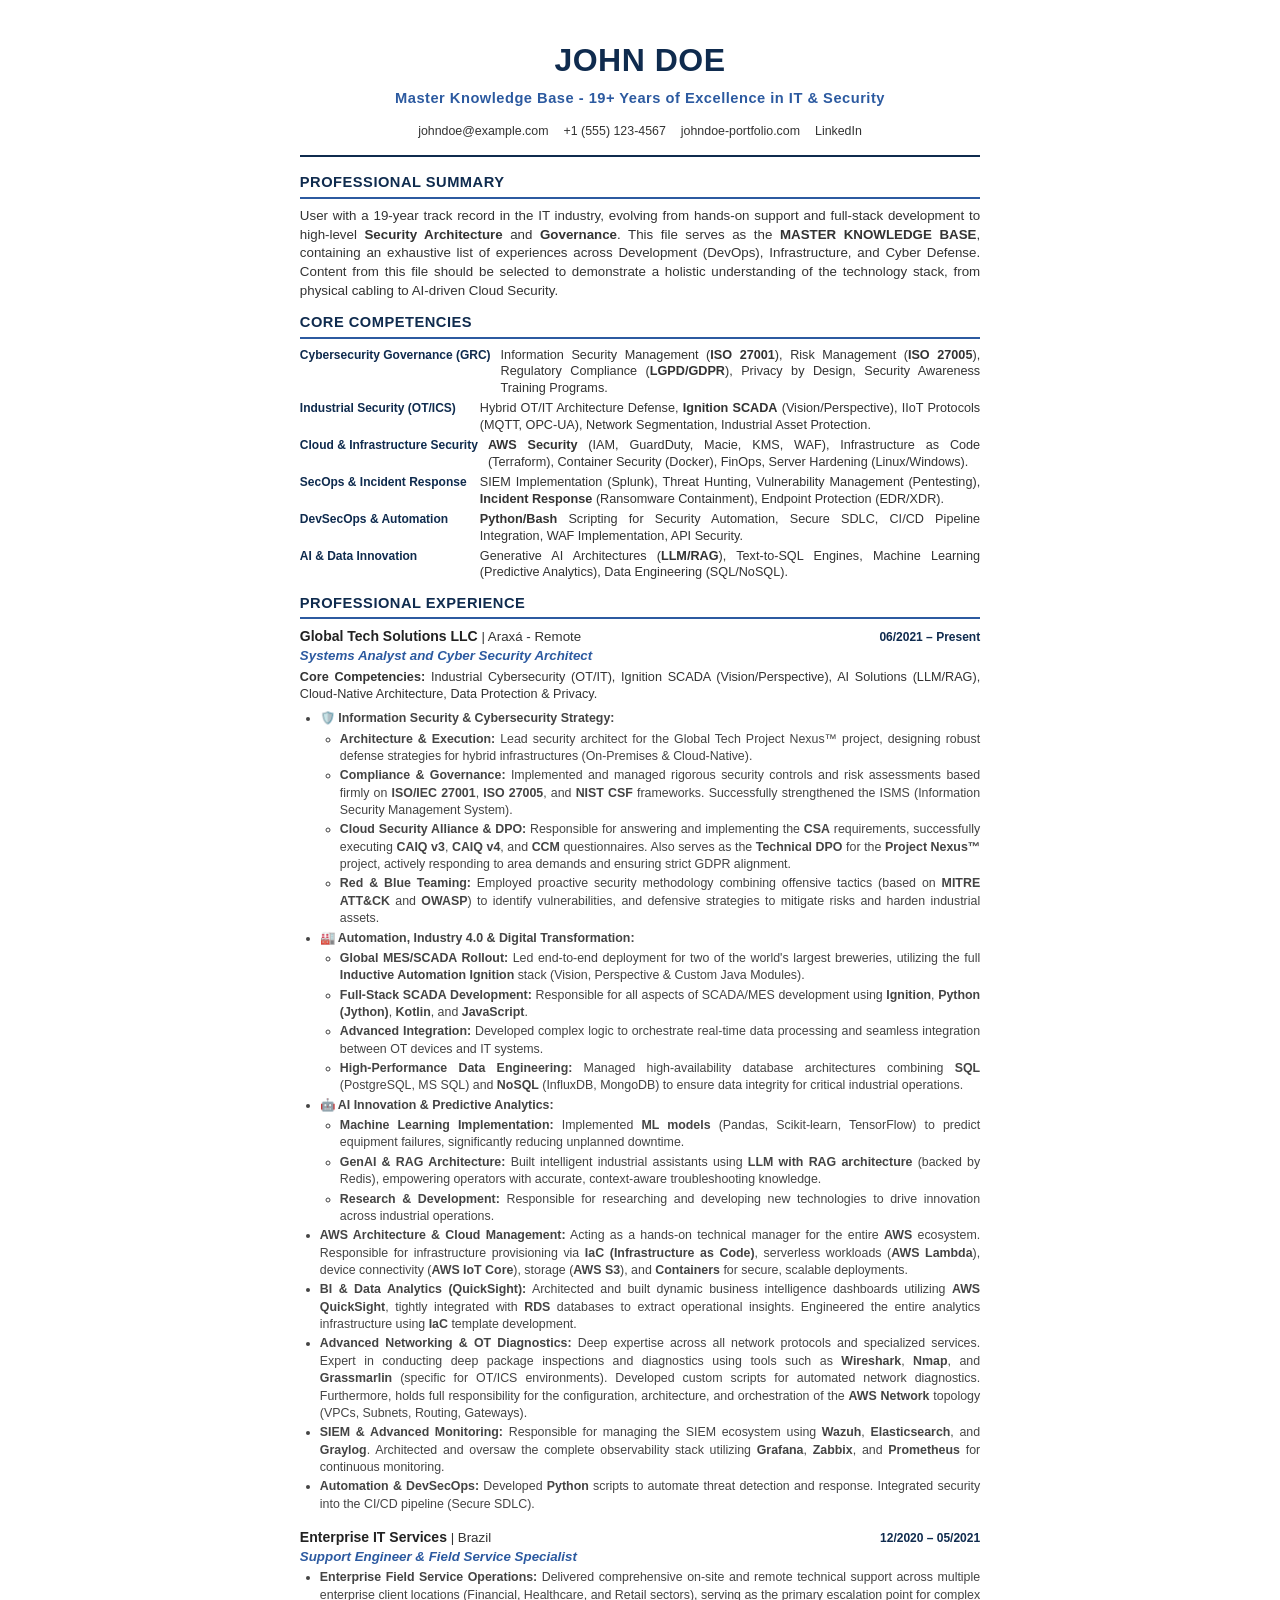
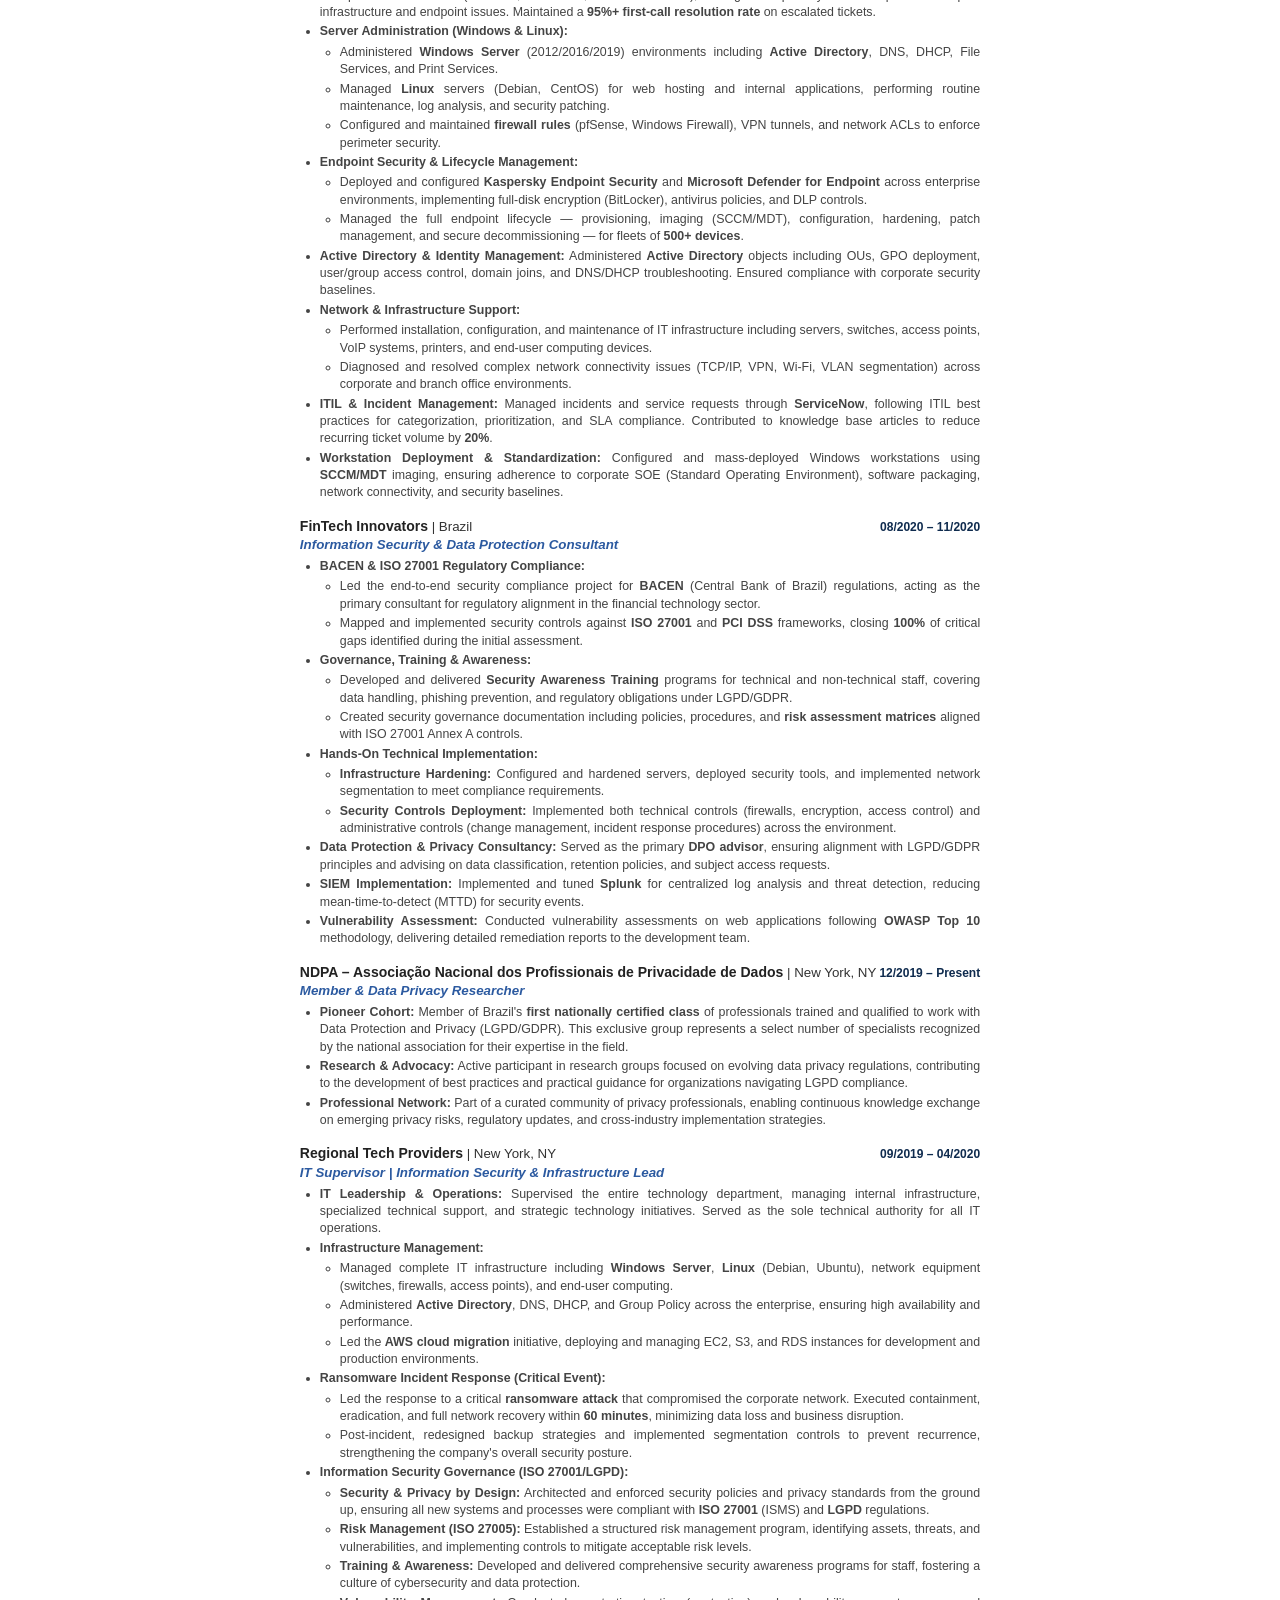
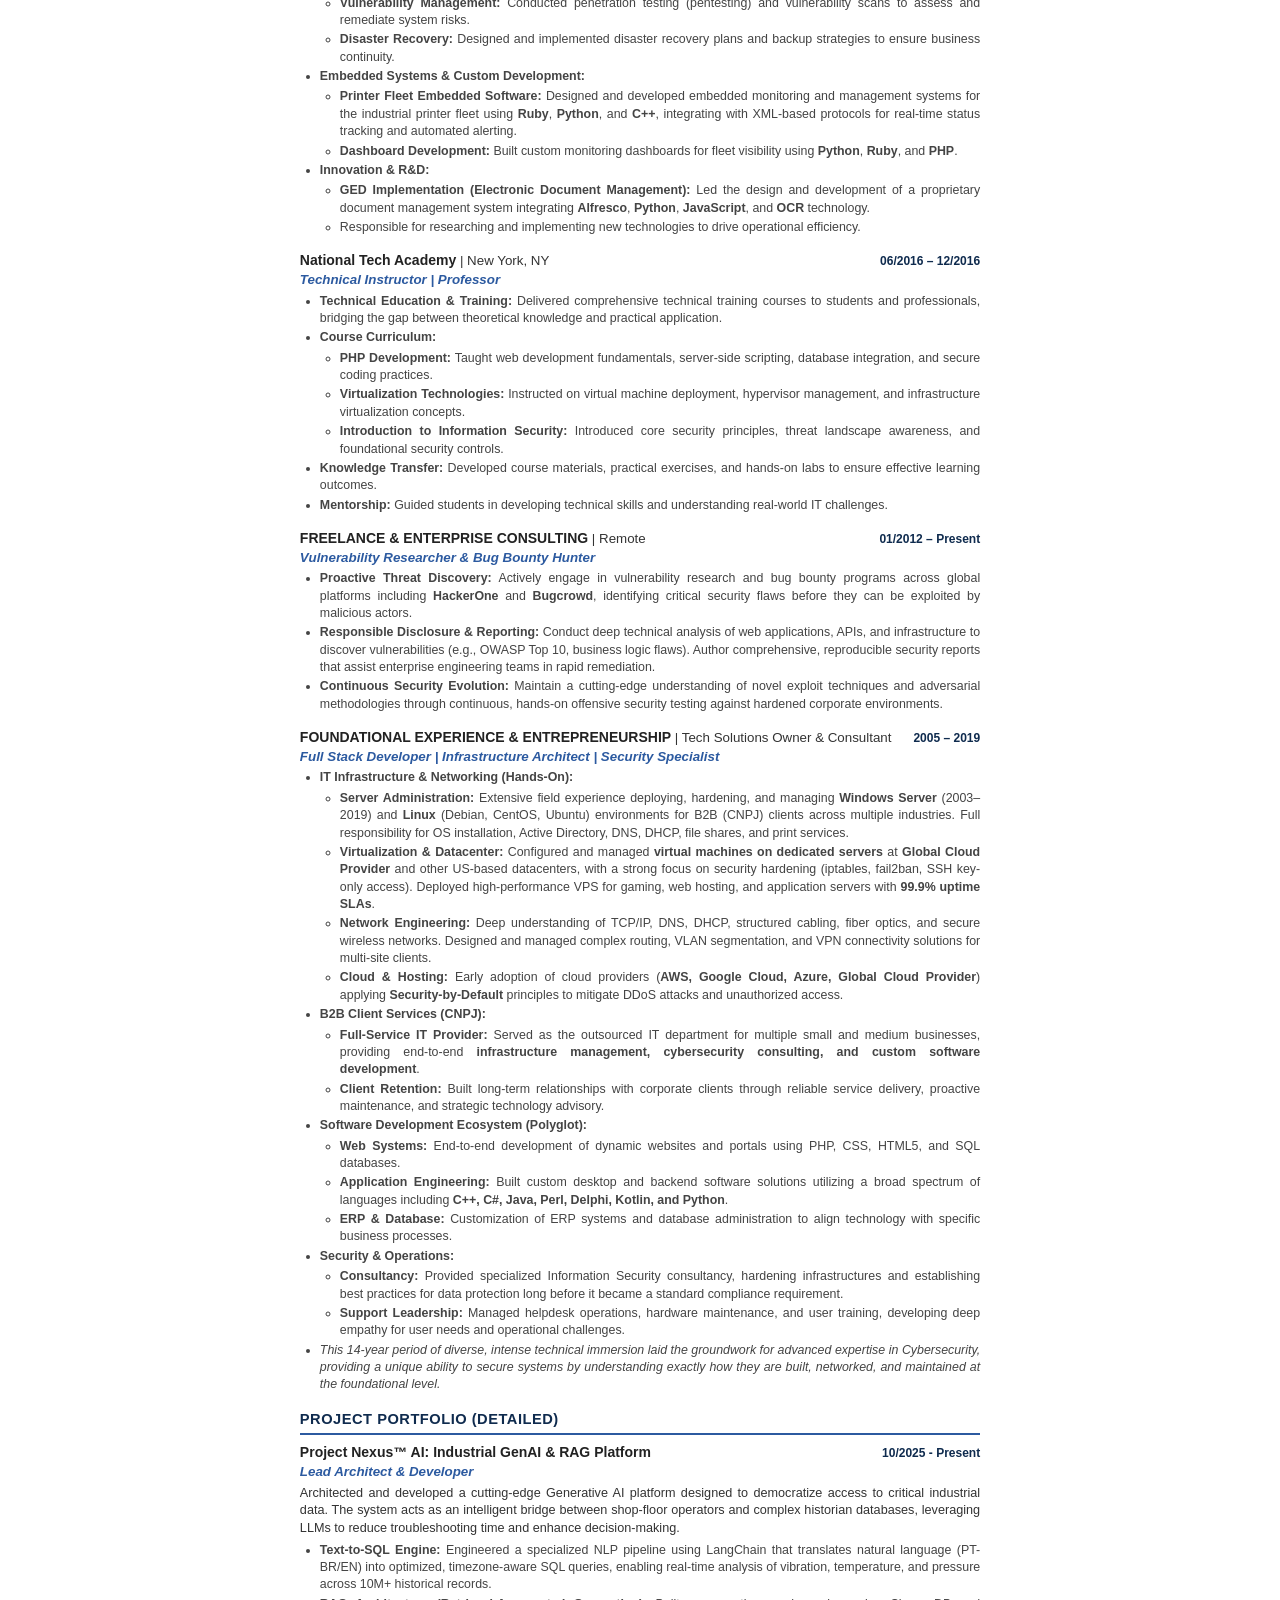
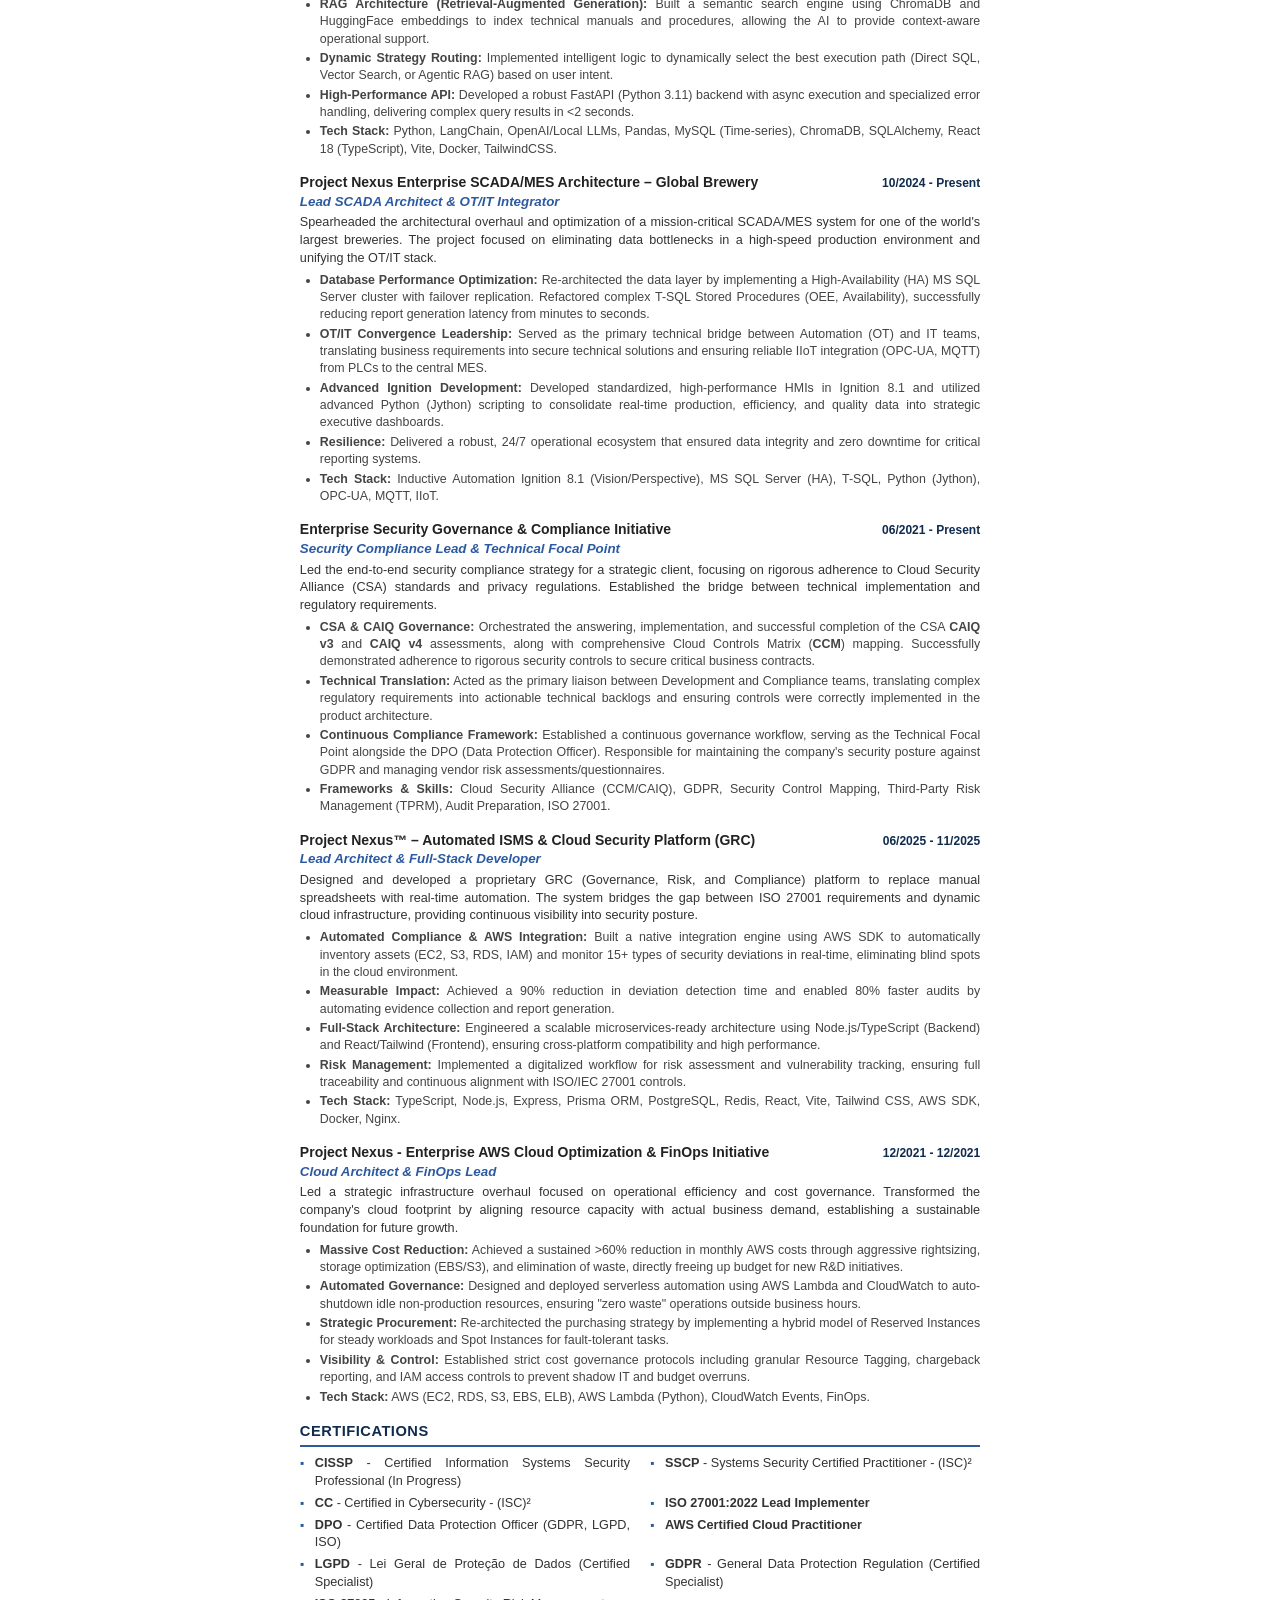
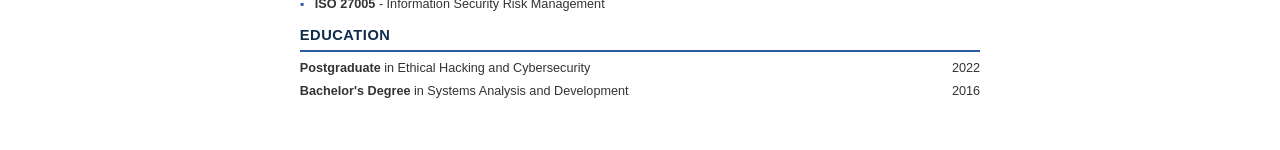
<file: default.html>
<!DOCTYPE html>
<html lang="en">

<head>
    <meta charset="UTF-8">
    <meta name="viewport" content="width=device-width, initial-scale=1.0">
    <title>Master Knowledge Base - John Doe</title>
    <style>
        :root {
            --primary-color: #0f2b4e;
            --accent-color: #2c5aa0;
            --text-color: #333;
            --light-text: #666;
            --bg-color: #fff;
        }

        * {
            margin: 0;
            padding: 0;
            box-sizing: border-box;
        }

        body {
            font-family: 'Segoe UI', 'Roboto', 'Helvetica Neue', Arial, sans-serif;
            font-size: 10pt;
            line-height: 1.4;
            color: var(--text-color);
            background: var(--bg-color);
            width: 210mm;
            margin: 0 auto;
            padding: 10mm 15mm;
            background-color: white;
            text-align: justify;
        }

        .header {
            background-color: transparent;
            color: var(--text-color);
            padding: 0 0 15px 0;
            margin-bottom: 15px;
            display: flex;
            flex-direction: column;
            align-items: center;
            text-align: center;
            gap: 5px;
            border-bottom: 2px solid var(--primary-color);
        }

        .header h1 {
            font-size: 24pt;
            font-weight: 700;
            letter-spacing: 0.5px;
            margin: 0;
            text-transform: uppercase;
            color: var(--primary-color);
        }

        .header-title {
            font-size: 11pt;
            color: var(--accent-color);
            font-weight: 600;
            letter-spacing: 0.5px;
            margin-bottom: 5px;
        }

        .contact-info {
            display: flex;
            flex-wrap: wrap;
            justify-content: center;
            gap: 15px;
            font-size: 9.3pt;
            margin-top: 5px;
        }

        .contact-info a {
            color: var(--text-color);
            text-decoration: none;
        }

        .section {
            margin-bottom: 12px;
        }

        .section-title {
            font-size: 11pt;
            font-weight: 700;
            color: var(--primary-color);
            border-bottom: 2px solid var(--accent-color);
            padding-bottom: 4px;
            margin-bottom: 8px;
            text-transform: uppercase;
            letter-spacing: 0.5px;
        }

        .competency-item {
            display: flex;
            align-items: baseline;
            gap: 10px;
            font-size: 9.5pt;
            line-height: 1.3;
            margin-bottom: 4px;
        }

        .competency-label {
            font-weight: 700;
            color: var(--primary-color);
            min-width: 170px;
            flex-shrink: 0;
            font-size: 9pt;
        }

        .job {
            margin-bottom: 15px;
        }

        .job-header {
            display: flex;
            justify-content: space-between;
            align-items: baseline;
            margin-bottom: 3px;
        }

        .job-company {
            font-weight: 700;
            font-size: 10.5pt;
            color: #222;
        }

        .job-title {
            font-weight: 600;
            color: var(--accent-color);
            font-size: 10pt;
            font-style: italic;
        }

        .job-date {
            font-size: 9pt;
            font-weight: 600;
            color: var(--primary-color);
        }

        .job ul {
            margin-left: 20px;
            margin-top: 3px;
        }

        .job li {
            margin-bottom: 2px;
            color: #444;
            font-size: 9.3pt;
        }

        .certifications-list {
            display: grid;
            grid-template-columns: 1fr 1fr;
            column-gap: 20px;
            row-gap: 4px;
        }

        .certifications-list li {
            list-style: none;
            padding-left: 15px;
            position: relative;
            font-size: 9.5pt;
        }

        .certifications-list li::before {
            content: "▪";
            color: var(--accent-color);
            position: absolute;
            left: 0;
            font-size: 12px;
        }

        .education-item {
            display: flex;
            justify-content: space-between;
            margin-bottom: 5px;
            font-size: 9.5pt;
        }

        @media print {
            @page {
                margin: 15mm;
            }

            body {
                -webkit-print-color-adjust: exact;
                print-color-adjust: exact;
            }
        }
    </style>
</head>

<body>
    <header class="header">
        <h1>John Doe</h1>
        <div class="header-title">Master Knowledge Base - 19+ Years of Excellence in IT & Security</div>
        <div class="contact-info">
            <a href="mailto:johndoe@example.com"> johndoe@example.com</a>
            <a href="tel:+15551234567">+1 (555) 123-4567</a>
            <a href="https://johndoe-portfolio.com">johndoe-portfolio.com</a>
            <a href="https://www.linkedin.com/in/johndoe-834927163045">LinkedIn</a>
        </div>
    </header>

    <section class="section">
        <h2 class="section-title">Professional Summary</h2>
        <p>
            User with a 19-year track record in the IT industry, evolving from hands-on support and full-stack
            development to high-level <strong>Security Architecture</strong> and <strong>Governance</strong>. This file
            serves as the <strong>MASTER KNOWLEDGE BASE</strong>, containing an exhaustive list of experiences across
            Development (DevOps), Infrastructure, and Cyber Defense. Content from this file should be selected to
            demonstrate a holistic understanding of the technology stack, from physical cabling to AI-driven Cloud
            Security.
        </p>
    </section>

    <section class="section">
        <h2 class="section-title">Core Competencies</h2>
        <div class="competencies">
            <div class="competency-item">
                <span class="competency-label">Cybersecurity Governance (GRC)</span>
                <span class="competency-content">Information Security Management (<strong>ISO 27001</strong>), Risk
                    Management (<strong>ISO 27005</strong>), Regulatory Compliance (<strong>LGPD/GDPR</strong>), Privacy
                    by Design, Security Awareness Training Programs.</span>
            </div>
            <div class="competency-item">
                <span class="competency-label">Industrial Security (OT/ICS)</span>
                <span class="competency-content">Hybrid OT/IT Architecture Defense, <strong>Ignition SCADA</strong>
                    (Vision/Perspective), IIoT Protocols (MQTT, OPC-UA), Network Segmentation, Industrial Asset
                    Protection.</span>
            </div>
            <div class="competency-item">
                <span class="competency-label">Cloud & Infrastructure Security</span>
                <span class="competency-content"><strong>AWS Security</strong> (IAM, GuardDuty, Macie, KMS, WAF),
                    Infrastructure as Code (Terraform), Container Security (Docker), FinOps, Server Hardening
                    (Linux/Windows).</span>
            </div>
            <div class="competency-item">
                <span class="competency-label">SecOps & Incident Response</span>
                <span class="competency-content">SIEM Implementation (Splunk), Threat Hunting, Vulnerability Management
                    (Pentesting), <strong>Incident Response</strong> (Ransomware Containment), Endpoint Protection
                    (EDR/XDR).</span>
            </div>
            <div class="competency-item">
                <span class="competency-label">DevSecOps & Automation</span>
                <span class="competency-content"><strong>Python/Bash</strong> Scripting for Security Automation, Secure
                    SDLC, CI/CD Pipeline Integration, WAF Implementation, API Security.</span>
            </div>
            <div class="competency-item">
                <span class="competency-label">AI & Data Innovation</span>
                <span class="competency-content">Generative AI Architectures (<strong>LLM/RAG</strong>), Text-to-SQL
                    Engines, Machine Learning (Predictive Analytics), Data Engineering (SQL/NoSQL).</span>
            </div>
        </div>
    </section>

    <section class="section">
        <h2 class="section-title">Professional Experience</h2>

        <div class="job">
            <div class="job-header">
                <div>
                    <span class="job-company">Global Tech Solutions LLC</span> <span class="job-location">| Araxá -
                        Remote</span>
                    <div class="job-title">Systems Analyst and Cyber Security Architect</div>
                </div>
                <div class="job-date">06/2021 – Present</div>
            </div>
            <p style="margin-bottom: 6px; font-size: 9.5pt;"><strong>Core Competencies:</strong> Industrial
                Cybersecurity (OT/IT), Ignition SCADA (Vision/Perspective), AI Solutions (LLM/RAG), Cloud-Native
                Architecture, Data Protection & Privacy.</p>
            <ul>
                <li><strong>🛡️ Information Security & Cybersecurity Strategy:</strong>
                    <ul>
                        <li><strong>Architecture & Execution:</strong> Lead security architect for the Global Tech Project Nexus™
                            project, designing robust defense strategies for hybrid infrastructures (On-Premises &
                            Cloud-Native).</li>
                        <li><strong>Compliance & Governance:</strong> Implemented and managed rigorous security controls
                            and risk assessments based firmly on <strong>ISO/IEC 27001</strong>, <strong>ISO
                                27005</strong>, and <strong>NIST CSF</strong> frameworks. Successfully strengthened the
                            ISMS (Information Security Management System).
                        </li>
                        <li><strong>Cloud Security Alliance & DPO:</strong> Responsible for answering and implementing
                            the <strong>CSA</strong> requirements, successfully executing <strong>CAIQ v3</strong>,
                            <strong>CAIQ v4</strong>, and <strong>CCM</strong> questionnaires. Also serves as the
                            <strong>Technical DPO</strong> for the <strong>Project Nexus™</strong> project, actively
                            responding to area demands and ensuring strict GDPR alignment.
                        </li>
                        <li><strong>Red & Blue Teaming:</strong> Employed proactive security methodology combining
                            offensive tactics (based on <strong>MITRE ATT&CK</strong> and <strong>OWASP</strong>) to
                            identify vulnerabilities, and defensive strategies to mitigate risks and harden industrial
                            assets.</li>
                    </ul>
                </li>
                <li><strong>🏭 Automation, Industry 4.0 & Digital Transformation:</strong>
                    <ul>
                        <li><strong>Global MES/SCADA Rollout:</strong> Led end-to-end deployment for two of the world's
                            largest breweries, utilizing the full <strong>Inductive Automation Ignition</strong> stack
                            (Vision, Perspective & Custom Java Modules).</li>
                        <li><strong>Full-Stack SCADA Development:</strong> Responsible for all aspects of SCADA/MES
                            development using <strong>Ignition</strong>, <strong>Python (Jython)</strong>,
                            <strong>Kotlin</strong>, and <strong>JavaScript</strong>.
                        </li>
                        <li><strong>Advanced Integration:</strong> Developed complex logic to orchestrate real-time data
                            processing and seamless integration between OT devices and IT systems.</li>
                        <li><strong>High-Performance Data Engineering:</strong> Managed high-availability database
                            architectures combining <strong>SQL</strong> (PostgreSQL, MS SQL) and <strong>NoSQL</strong>
                            (InfluxDB, MongoDB) to ensure data integrity for critical industrial operations.</li>
                    </ul>
                </li>
                <li><strong>🤖 AI Innovation & Predictive Analytics:</strong>
                    <ul>
                        <li><strong>Machine Learning Implementation:</strong> Implemented <strong>ML models</strong>
                            (Pandas, Scikit-learn, TensorFlow) to predict equipment failures, significantly reducing
                            unplanned downtime.</li>
                        <li><strong>GenAI & RAG Architecture:</strong> Built intelligent industrial assistants using
                            <strong>LLM with RAG architecture</strong> (backed by Redis), empowering operators with
                            accurate, context-aware troubleshooting knowledge.
                        </li>
                        <li><strong>Research & Development:</strong> Responsible for researching and developing new
                            technologies to drive innovation across industrial operations.</li>
                    </ul>
                </li>
                <li><strong>AWS Architecture & Cloud Management:</strong> Acting as a hands-on technical manager for the
                    entire <strong>AWS</strong> ecosystem. Responsible for infrastructure provisioning via <strong>IaC
                        (Infrastructure as Code)</strong>, serverless workloads (<strong>AWS Lambda</strong>), device
                    connectivity (<strong>AWS IoT Core</strong>), storage (<strong>AWS S3</strong>), and
                    <strong>Containers</strong> for secure, scalable deployments.
                </li>
                <li><strong>BI & Data Analytics (QuickSight):</strong> Architected and built dynamic business
                    intelligence dashboards utilizing <strong>AWS QuickSight</strong>, tightly integrated with
                    <strong>RDS</strong> databases to extract operational insights. Engineered the entire analytics
                    infrastructure using <strong>IaC</strong> template development.
                </li>
                <li><strong>Advanced Networking & OT Diagnostics:</strong> Deep expertise across all network protocols
                    and specialized services. Expert in conducting deep package inspections and diagnostics using tools
                    such as <strong>Wireshark</strong>, <strong>Nmap</strong>, and <strong>Grassmarlin</strong>
                    (specific for OT/ICS environments). Developed custom scripts for automated network diagnostics.
                    Furthermore, holds full responsibility for the configuration, architecture, and orchestration of the
                    <strong>AWS Network</strong> topology (VPCs, Subnets, Routing, Gateways).
                </li>
                <li><strong>SIEM & Advanced Monitoring:</strong> Responsible for managing the SIEM ecosystem using
                    <strong>Wazuh</strong>, <strong>Elasticsearch</strong>, and <strong>Graylog</strong>. Architected
                    and oversaw the complete observability stack utilizing <strong>Grafana</strong>,
                    <strong>Zabbix</strong>, and <strong>Prometheus</strong> for continuous monitoring.
                </li>
                <li><strong>Automation & DevSecOps:</strong> Developed <strong>Python</strong> scripts to automate
                    threat detection and response. Integrated security into the CI/CD pipeline (Secure SDLC).</li>
            </ul>
        </div>

        <div class="job">
            <div class="job-header">
                <div>
                    <span class="job-company">Enterprise IT Services</span> <span class="job-location">| Brazil</span>
                    <div class="job-title">Support Engineer & Field Service Specialist</div>
                </div>
                <div class="job-date">12/2020 – 05/2021</div>
            </div>
            <ul>
                <li><strong>Enterprise Field Service Operations:</strong> Delivered comprehensive on-site and remote
                    technical support across multiple enterprise client locations (Financial, Healthcare, and Retail
                    sectors), serving as the primary escalation point for complex infrastructure and endpoint issues.
                    Maintained a <strong>95%+ first-call resolution rate</strong> on escalated tickets.
                </li>
                <li><strong>Server Administration (Windows & Linux):</strong>
                    <ul>
                        <li>Administered <strong>Windows Server</strong> (2012/2016/2019) environments including
                            <strong>Active Directory</strong>, DNS, DHCP, File Services, and Print Services.
                        </li>
                        <li>Managed <strong>Linux</strong> servers (Debian, CentOS) for web hosting and internal
                            applications, performing routine maintenance, log analysis, and security patching.</li>
                        <li>Configured and maintained <strong>firewall rules</strong> (pfSense, Windows Firewall),
                            VPN tunnels, and network ACLs to enforce perimeter security.</li>
                    </ul>
                </li>
                <li><strong>Endpoint Security & Lifecycle Management:</strong>
                    <ul>
                        <li>Deployed and configured <strong>Kaspersky Endpoint Security</strong> and
                            <strong>Microsoft Defender for Endpoint</strong> across enterprise environments,
                            implementing full-disk encryption (BitLocker), antivirus policies, and DLP controls.
                        </li>
                        <li>Managed the full endpoint lifecycle — provisioning, imaging (SCCM/MDT), configuration,
                            hardening, patch management, and secure decommissioning — for fleets of <strong>500+
                                devices</strong>.</li>
                    </ul>
                </li>
                <li><strong>Active Directory & Identity Management:</strong> Administered <strong>Active
                        Directory</strong> objects including OUs, GPO deployment, user/group access control, domain
                    joins, and DNS/DHCP troubleshooting. Ensured compliance with corporate security baselines.</li>
                <li><strong>Network & Infrastructure Support:</strong>
                    <ul>
                        <li>Performed installation, configuration, and maintenance of IT infrastructure including
                            servers, switches, access points, VoIP systems, printers, and end-user computing
                            devices.</li>
                        <li>Diagnosed and resolved complex network connectivity issues (TCP/IP, VPN, Wi-Fi, VLAN
                            segmentation) across corporate and branch office environments.</li>
                    </ul>
                </li>
                <li><strong>ITIL & Incident Management:</strong> Managed incidents and service requests through
                    <strong>ServiceNow</strong>, following ITIL best practices for categorization, prioritization, and
                    SLA compliance. Contributed to knowledge base articles to reduce recurring ticket volume by
                    <strong>20%</strong>.
                </li>
                <li><strong>Workstation Deployment & Standardization:</strong> Configured and mass-deployed Windows
                    workstations using <strong>SCCM/MDT</strong> imaging, ensuring adherence to corporate SOE (Standard
                    Operating Environment), software packaging, network connectivity, and security baselines.</li>
            </ul>
        </div>

        <div class="job">
            <div class="job-header">
                <div>
                    <span class="job-company">FinTech Innovators</span> <span class="job-location">| Brazil</span>
                    <div class="job-title">Information Security & Data Protection Consultant</div>
                </div>
                <div class="job-date">08/2020 – 11/2020</div>
            </div>
            <ul>
                <li><strong>BACEN & ISO 27001 Regulatory Compliance:</strong>
                    <ul>
                        <li>Led the end-to-end security compliance project for <strong>BACEN</strong> (Central Bank of
                            Brazil) regulations, acting as the primary consultant for regulatory alignment in the
                            financial technology sector.</li>
                        <li>Mapped and implemented security controls against <strong>ISO 27001</strong> and
                            <strong>PCI DSS</strong> frameworks, closing <strong>100%</strong> of critical gaps
                            identified during the initial assessment.
                        </li>
                    </ul>
                </li>
                <li><strong>Governance, Training & Awareness:</strong>
                    <ul>
                        <li>Developed and delivered <strong>Security Awareness Training</strong> programs for technical
                            and non-technical staff, covering data handling, phishing prevention, and regulatory
                            obligations under LGPD/GDPR.</li>
                        <li>Created security governance documentation including policies, procedures, and
                            <strong>risk assessment matrices</strong> aligned with ISO 27001 Annex A controls.
                        </li>
                    </ul>
                </li>
                <li><strong>Hands-On Technical Implementation:</strong>
                    <ul>
                        <li><strong>Infrastructure Hardening:</strong> Configured and hardened servers, deployed
                            security tools, and implemented network segmentation to meet compliance requirements.</li>
                        <li><strong>Security Controls Deployment:</strong> Implemented both technical controls
                            (firewalls, encryption, access control) and administrative controls (change management,
                            incident response procedures) across the environment.</li>
                    </ul>
                </li>
                <li><strong>Data Protection & Privacy Consultancy:</strong> Served as the primary <strong>DPO
                        advisor</strong>, ensuring alignment with LGPD/GDPR principles and advising on data
                    classification, retention policies, and subject access requests.</li>
                <li><strong>SIEM Implementation:</strong> Implemented and tuned <strong>Splunk</strong> for centralized
                    log analysis and threat detection, reducing mean-time-to-detect (MTTD) for security events.</li>
                <li><strong>Vulnerability Assessment:</strong> Conducted vulnerability assessments on web applications
                    following <strong>OWASP Top 10</strong> methodology, delivering detailed remediation reports to
                    the development team.</li>
            </ul>
        </div>

        <div class="job">
            <div class="job-header">
                <div>
                    <span class="job-company">NDPA – Associação Nacional dos Profissionais de Privacidade de
                        Dados</span>
                    <span class="job-location">| New York, NY</span>
                    <div class="job-title">Member & Data Privacy Researcher</div>
                </div>
                <div class="job-date">12/2019 – Present</div>
            </div>
            <ul>
                <li><strong>Pioneer Cohort:</strong> Member of Brazil's <strong>first nationally certified
                        class</strong> of professionals trained and qualified to work with Data Protection and Privacy
                    (LGPD/GDPR). This exclusive group represents a select number of specialists recognized by the
                    national association for their expertise in the field.</li>
                <li><strong>Research & Advocacy:</strong> Active participant in research groups focused on evolving data
                    privacy regulations, contributing to the development of best practices and practical guidance for
                    organizations navigating LGPD compliance.</li>
                <li><strong>Professional Network:</strong> Part of a curated community of privacy professionals,
                    enabling continuous knowledge exchange on emerging privacy risks, regulatory updates, and
                    cross-industry implementation strategies.</li>
            </ul>
        </div>

        <div class="job">
            <div class="job-header">
                <div>
                    <span class="job-company">Regional Tech Providers</span> <span class="job-location">| New York, NY</span>
                    <div class="job-title">IT Supervisor | Information Security & Infrastructure Lead</div>
                </div>
                <div class="job-date">09/2019 – 04/2020</div>
            </div>
            <ul>
                <li><strong>IT Leadership & Operations:</strong> Supervised the entire technology department, managing
                    internal infrastructure, specialized technical support, and strategic technology initiatives.
                    Served as the sole technical authority for all IT operations.</li>
                <li><strong>Infrastructure Management:</strong>
                    <ul>
                        <li>Managed complete IT infrastructure including <strong>Windows Server</strong>,
                            <strong>Linux</strong> (Debian, Ubuntu), network equipment (switches, firewalls, access
                            points), and end-user computing.
                        </li>
                        <li>Administered <strong>Active Directory</strong>, DNS, DHCP, and Group Policy across the
                            enterprise, ensuring high availability and performance.</li>
                        <li>Led the <strong>AWS cloud migration</strong> initiative, deploying and managing EC2, S3,
                            and RDS instances for development and production environments.</li>
                    </ul>
                </li>
                <li><strong>Ransomware Incident Response (Critical Event):</strong>
                    <ul>
                        <li>Led the response to a critical <strong>ransomware attack</strong> that compromised the
                            corporate network. Executed containment, eradication, and full network recovery within
                            <strong>60 minutes</strong>, minimizing data loss and business disruption.
                        </li>
                        <li>Post-incident, redesigned backup strategies and implemented segmentation controls to
                            prevent recurrence, strengthening the company's overall security posture.</li>
                    </ul>
                </li>
                <li><strong>Information Security Governance (ISO 27001/LGPD):</strong>
                    <ul>
                        <li><strong>Security & Privacy by Design:</strong> Architected and enforced security policies
                            and privacy standards from the ground up, ensuring all new systems and processes were
                            compliant with <strong>ISO 27001</strong> (ISMS) and <strong>LGPD</strong> regulations.</li>
                        <li><strong>Risk Management (ISO 27005):</strong> Established a structured risk management
                            program, identifying assets, threats, and vulnerabilities, and implementing controls to
                            mitigate acceptable risk levels.</li>
                        <li><strong>Training & Awareness:</strong> Developed and delivered comprehensive security
                            awareness programs for staff, fostering a culture of cybersecurity and data protection.</li>
                        <li><strong>Vulnerability Management:</strong> Conducted penetration testing (pentesting) and
                            vulnerability scans to assess and remediate system risks.</li>
                        <li><strong>Disaster Recovery:</strong> Designed and implemented disaster recovery plans and
                            backup strategies to ensure business continuity.</li>
                    </ul>
                </li>
                <li><strong>Embedded Systems & Custom Development:</strong>
                    <ul>
                        <li><strong>Printer Fleet Embedded Software:</strong> Designed and developed embedded monitoring
                            and management systems for the industrial printer fleet using <strong>Ruby</strong>,
                            <strong>Python</strong>, and <strong>C++</strong>, integrating with XML-based protocols for
                            real-time status tracking and automated alerting.
                        </li>
                        <li><strong>Dashboard Development:</strong> Built custom monitoring dashboards for fleet
                            visibility using <strong>Python</strong>, <strong>Ruby</strong>, and
                            <strong>PHP</strong>.
                        </li>
                    </ul>
                </li>
                <li><strong>Innovation & R&D:</strong>
                    <ul>
                        <li><strong>GED Implementation (Electronic Document Management):</strong> Led the design and
                            development of a proprietary document management system integrating
                            <strong>Alfresco</strong>, <strong>Python</strong>, <strong>JavaScript</strong>, and
                            <strong>OCR</strong> technology.
                        </li>
                        <li>Responsible for researching and implementing new technologies to drive operational
                            efficiency.</li>
                    </ul>
                </li>
            </ul>
        </div>

        <div class="job">
            <div class="job-header">
                <div>
                    <span class="job-company">National Tech Academy</span> <span class="job-location">| New York, NY</span>
                    <div class="job-title">Technical Instructor | Professor</div>
                </div>
                <div class="job-date">06/2016 – 12/2016</div>
            </div>
            <ul>
                <li><strong>Technical Education & Training:</strong> Delivered comprehensive technical training courses
                    to students and professionals, bridging the gap between theoretical knowledge and practical
                    application.</li>
                <li><strong>Course Curriculum:</strong>
                    <ul>
                        <li><strong>PHP Development:</strong> Taught web development fundamentals, server-side
                            scripting, database integration, and secure coding practices.</li>
                        <li><strong>Virtualization Technologies:</strong> Instructed on virtual machine deployment,
                            hypervisor management, and infrastructure virtualization concepts.</li>
                        <li><strong>Introduction to Information Security:</strong> Introduced core security principles,
                            threat landscape awareness, and foundational security controls.</li>
                    </ul>
                </li>
                <li><strong>Knowledge Transfer:</strong> Developed course materials, practical exercises, and hands-on
                    labs to ensure effective learning outcomes.</li>
                <li><strong>Mentorship:</strong> Guided students in developing technical skills and understanding
                    real-world IT challenges.</li>
            </ul>
        </div>

        <div class="job">
            <div class="job-header">
                <div>
                    <span class="job-company">FREELANCE & ENTERPRISE CONSULTING</span> <span class="job-location">|
                        Remote</span>
                    <div class="job-title">Vulnerability Researcher & Bug Bounty Hunter</div>
                </div>
                <div class="job-date">01/2012 – Present</div>
            </div>
            <ul>
                <li><strong>Proactive Threat Discovery:</strong> Actively engage in vulnerability research and bug
                    bounty programs across global platforms including <strong>HackerOne</strong> and
                    <strong>Bugcrowd</strong>, identifying critical security flaws before they can be exploited by
                    malicious actors.
                </li>
                <li><strong>Responsible Disclosure & Reporting:</strong> Conduct deep technical analysis of web
                    applications, APIs, and infrastructure to discover vulnerabilities (e.g., OWASP Top 10, business
                    logic flaws). Author comprehensive, reproducible security reports that assist enterprise engineering
                    teams in rapid remediation.</li>
                <li><strong>Continuous Security Evolution:</strong> Maintain a cutting-edge understanding of novel
                    exploit techniques and adversarial methodologies through continuous, hands-on offensive security
                    testing against hardened corporate environments.</li>
            </ul>
        </div>

        <div class="job">
            <div class="job-header">
                <div>
                    <span class="job-company">FOUNDATIONAL EXPERIENCE & ENTREPRENEURSHIP</span> <span
                        class="job-location">|
                        Tech Solutions Owner & Consultant</span>
                    <div class="job-title">Full Stack Developer | Infrastructure Architect | Security Specialist</div>
                </div>
                <div class="job-date">2005 – 2019</div>
            </div>
            <ul>
                <li><strong>IT Infrastructure & Networking (Hands-On):</strong>
                    <ul>
                        <li><strong>Server Administration:</strong> Extensive field experience deploying, hardening, and
                            managing <strong>Windows Server</strong> (2003–2019) and <strong>Linux</strong> (Debian,
                            CentOS, Ubuntu) environments for B2B (CNPJ) clients across multiple industries. Full
                            responsibility for OS installation, Active Directory, DNS, DHCP, file shares, and print
                            services.</li>
                        <li><strong>Virtualization & Datacenter:</strong> Configured and managed <strong>virtual
                                machines on dedicated servers</strong> at <strong>Global Cloud Provider</strong> and other
                            US-based datacenters, with a strong focus on security hardening (iptables, fail2ban, SSH
                            key-only access). Deployed high-performance VPS for gaming, web hosting, and application
                            servers with <strong>99.9% uptime SLAs</strong>.</li>
                        <li><strong>Network Engineering:</strong> Deep understanding of TCP/IP, DNS, DHCP, structured
                            cabling, fiber optics, and secure wireless networks. Designed and managed complex routing,
                            VLAN segmentation, and VPN connectivity solutions for multi-site clients.</li>
                        <li><strong>Cloud & Hosting:</strong> Early adoption of cloud providers (<strong>AWS, Google
                                Cloud, Azure, Global Cloud Provider</strong>) applying
                            <strong>Security-by-Default</strong> principles to mitigate DDoS attacks and unauthorized
                            access.
                        </li>
                    </ul>
                </li>
                <li><strong>B2B Client Services (CNPJ):</strong>
                    <ul>
                        <li><strong>Full-Service IT Provider:</strong> Served as the outsourced IT department for
                            multiple small and medium businesses, providing end-to-end <strong>infrastructure
                                management, cybersecurity consulting, and custom software development</strong>.</li>
                        <li><strong>Client Retention:</strong> Built long-term relationships with corporate clients
                            through reliable service delivery, proactive maintenance, and strategic technology
                            advisory.</li>
                    </ul>
                </li>
                <li><strong>Software Development Ecosystem (Polyglot):</strong>
                    <ul>
                        <li><strong>Web Systems:</strong> End-to-end development of dynamic websites and portals using
                            PHP, CSS, HTML5, and SQL databases.</li>
                        <li><strong>Application Engineering:</strong> Built custom desktop and backend software
                            solutions utilizing a broad spectrum of languages including <strong>C++, C#, Java, Perl,
                                Delphi, Kotlin, and Python</strong>.</li>
                        <li><strong>ERP & Database:</strong> Customization of ERP systems and database administration to
                            align technology with specific business processes.</li>
                    </ul>
                </li>
                <li><strong>Security & Operations:</strong>
                    <ul>
                        <li><strong>Consultancy:</strong> Provided specialized Information Security consultancy,
                            hardening infrastructures and establishing best practices for data protection long before it
                            became a standard compliance requirement.</li>
                        <li><strong>Support Leadership:</strong> Managed helpdesk operations, hardware maintenance, and
                            user training, developing deep empathy for user needs and operational challenges.</li>
                    </ul>
                </li>
                <li><i>This 14-year period of diverse, intense technical immersion laid the groundwork for advanced
                        expertise in Cybersecurity, providing a unique ability to secure systems by understanding
                        exactly how they are built, networked, and maintained at the foundational level.</i></li>
            </ul>
        </div>

    </section>

    <section class="section">
        <h2 class="section-title">Project Portfolio (Detailed)</h2>

        <div class="job">
            <div class="job-header">
                <div>
                    <span class="job-company">Project Nexus™ AI: Industrial GenAI & RAG Platform</span>
                    <div class="job-title">Lead Architect & Developer</div>
                </div>
                <div class="job-date">10/2025 - Present</div>
            </div>
            <p style="margin-bottom: 4px; font-size: 9.5pt;">Architected and developed a cutting-edge Generative AI
                platform designed to democratize access to critical industrial data. The system acts as an intelligent
                bridge between shop-floor operators and complex historian databases, leveraging LLMs to reduce
                troubleshooting time and enhance decision-making.</p>
            <ul>
                <li><strong>Text-to-SQL Engine:</strong> Engineered a specialized NLP pipeline using LangChain that
                    translates natural language (PT-BR/EN) into optimized, timezone-aware SQL queries, enabling
                    real-time analysis of vibration, temperature, and pressure across 10M+ historical records.</li>
                <li><strong>RAG Architecture (Retrieval-Augmented Generation):</strong> Built a semantic search engine
                    using ChromaDB and HuggingFace embeddings to index technical manuals and procedures, allowing the AI
                    to provide context-aware operational support.</li>
                <li><strong>Dynamic Strategy Routing:</strong> Implemented intelligent logic to dynamically select the
                    best execution path (Direct SQL, Vector Search, or Agentic RAG) based on user intent.</li>
                <li><strong>High-Performance API:</strong> Developed a robust FastAPI (Python 3.11) backend with async
                    execution and specialized error handling, delivering complex query results in &lt;2 seconds.</li>
                <li><strong>Tech Stack:</strong> Python, LangChain, OpenAI/Local LLMs, Pandas, MySQL (Time-series),
                    ChromaDB, SQLAlchemy, React 18 (TypeScript), Vite, Docker, TailwindCSS.</li>
            </ul>
        </div>

        <div class="job">
            <div class="job-header">
                <div>
                    <span class="job-company">Project Nexus Enterprise SCADA/MES Architecture – Global Brewery</span>
                    <div class="job-title">Lead SCADA Architect & OT/IT Integrator</div>
                </div>
                <div class="job-date">10/2024 - Present</div>
            </div>
            <p style="margin-bottom: 4px; font-size: 9.5pt;">Spearheaded the architectural overhaul and optimization of
                a mission-critical SCADA/MES system for one of the world's largest breweries. The project focused on
                eliminating data bottlenecks in a high-speed production environment and unifying the OT/IT stack.</p>
            <ul>
                <li><strong>Database Performance Optimization:</strong> Re-architected the data layer by implementing a
                    High-Availability (HA) MS SQL Server cluster with failover replication. Refactored complex T-SQL
                    Stored Procedures (OEE, Availability), successfully reducing report generation latency from minutes
                    to seconds.</li>
                <li><strong>OT/IT Convergence Leadership:</strong> Served as the primary technical bridge between
                    Automation (OT) and IT teams, translating business requirements into secure technical solutions and
                    ensuring reliable IIoT integration (OPC-UA, MQTT) from PLCs to the central MES.</li>
                <li><strong>Advanced Ignition Development:</strong> Developed standardized, high-performance HMIs in
                    Ignition 8.1 and utilized advanced Python (Jython) scripting to consolidate real-time production,
                    efficiency, and quality data into strategic executive dashboards.</li>
                <li><strong>Resilience:</strong> Delivered a robust, 24/7 operational ecosystem that ensured data
                    integrity and zero downtime for critical reporting systems.</li>
                <li><strong>Tech Stack:</strong> Inductive Automation Ignition 8.1 (Vision/Perspective), MS SQL Server
                    (HA), T-SQL, Python (Jython), OPC-UA, MQTT, IIoT.</li>
            </ul>
        </div>

        <div class="job">
            <div class="job-header">
                <div>
                    <span class="job-company">Enterprise Security Governance & Compliance Initiative</span>
                    <div class="job-title">Security Compliance Lead & Technical Focal Point</div>
                </div>
                <div class="job-date">06/2021 - Present</div>
            </div>
            <p style="margin-bottom: 4px; font-size: 9.5pt;">Led the end-to-end security compliance strategy for a
                strategic client, focusing on rigorous adherence to Cloud Security Alliance (CSA) standards and privacy
                regulations. Established the bridge between technical implementation and regulatory requirements.</p>
            <ul>
                <li><strong>CSA & CAIQ Governance:</strong> Orchestrated the answering, implementation, and successful
                    completion of the CSA <strong>CAIQ v3</strong> and <strong>CAIQ v4</strong> assessments, along with
                    comprehensive Cloud Controls Matrix (<strong>CCM</strong>) mapping. Successfully demonstrated
                    adherence to rigorous
                    security controls to secure critical business contracts.</li>
                <li><strong>Technical Translation:</strong> Acted as the primary liaison between Development and
                    Compliance teams, translating complex regulatory requirements into actionable technical backlogs and
                    ensuring controls were correctly implemented in the product architecture.</li>
                <li><strong>Continuous Compliance Framework:</strong> Established a continuous governance workflow,
                    serving as the Technical Focal Point alongside the DPO (Data Protection Officer). Responsible for
                    maintaining the company's security posture against GDPR and managing vendor risk
                    assessments/questionnaires.</li>
                <li><strong>Frameworks & Skills:</strong> Cloud Security Alliance (CCM/CAIQ), GDPR, Security Control
                    Mapping, Third-Party Risk Management (TPRM), Audit Preparation, ISO 27001.</li>
            </ul>
        </div>

        <div class="job">
            <div class="job-header">
                <div>
                    <span class="job-company">Project Nexus™ – Automated ISMS & Cloud Security Platform (GRC)</span>
                    <div class="job-title">Lead Architect & Full-Stack Developer</div>
                </div>
                <div class="job-date">06/2025 - 11/2025</div>
            </div>
            <p style="margin-bottom: 4px; font-size: 9.5pt;">Designed and developed a proprietary GRC (Governance, Risk,
                and Compliance) platform to replace manual spreadsheets with real-time automation. The system bridges
                the gap between ISO 27001 requirements and dynamic cloud infrastructure, providing continuous visibility
                into security posture.</p>
            <ul>
                <li><strong>Automated Compliance & AWS Integration:</strong> Built a native integration engine using AWS
                    SDK to automatically inventory assets (EC2, S3, RDS, IAM) and monitor 15+ types of security
                    deviations in real-time, eliminating blind spots in the cloud environment.</li>
                <li><strong>Measurable Impact:</strong> Achieved a 90% reduction in deviation detection time and enabled
                    80% faster audits by automating evidence collection and report generation.</li>
                <li><strong>Full-Stack Architecture:</strong> Engineered a scalable microservices-ready architecture
                    using Node.js/TypeScript (Backend) and React/Tailwind (Frontend), ensuring cross-platform
                    compatibility and high performance.</li>
                <li><strong>Risk Management:</strong> Implemented a digitalized workflow for risk assessment and
                    vulnerability tracking, ensuring full traceability and continuous alignment with ISO/IEC 27001
                    controls.</li>
                <li><strong>Tech Stack:</strong> TypeScript, Node.js, Express, Prisma ORM, PostgreSQL, Redis, React,
                    Vite, Tailwind CSS, AWS SDK, Docker, Nginx.</li>
            </ul>
        </div>

        <div class="job">
            <div class="job-header">
                <div>
                    <span class="job-company">Project Nexus - Enterprise AWS Cloud Optimization & FinOps Initiative</span>
                    <div class="job-title">Cloud Architect & FinOps Lead</div>
                </div>
                <div class="job-date">12/2021 - 12/2021</div>
            </div>
            <p style="margin-bottom: 4px; font-size: 9.5pt;">Led a strategic infrastructure overhaul focused on
                operational efficiency and cost governance. Transformed the company's cloud footprint by aligning
                resource capacity with actual business demand, establishing a sustainable foundation for future growth.
            </p>
            <ul>
                <li><strong>Massive Cost Reduction:</strong> Achieved a sustained >60% reduction in monthly AWS costs
                    through aggressive rightsizing, storage optimization (EBS/S3), and elimination of waste, directly
                    freeing up budget for new R&D initiatives.</li>
                <li><strong>Automated Governance:</strong> Designed and deployed serverless automation using AWS Lambda
                    and CloudWatch to auto-shutdown idle non-production resources, ensuring "zero waste" operations
                    outside business hours.</li>
                <li><strong>Strategic Procurement:</strong> Re-architected the purchasing strategy by implementing a
                    hybrid model of Reserved Instances for steady workloads and Spot Instances for fault-tolerant tasks.
                </li>
                <li><strong>Visibility & Control:</strong> Established strict cost governance protocols including
                    granular Resource Tagging, chargeback reporting, and IAM access controls to prevent shadow IT and
                    budget overruns.</li>
                <li><strong>Tech Stack:</strong> AWS (EC2, RDS, S3, EBS, ELB), AWS Lambda (Python), CloudWatch Events,
                    FinOps.</li>
            </ul>
        </div>
    </section>

    <section class="section">
        <h2 class="section-title">Certifications</h2>
        <ul class="certifications-list">
            <li><strong>CISSP</strong> - Certified Information Systems Security Professional <span
                    class="in-progress">(In Progress)</span></li>
            <li><strong>SSCP</strong> - Systems Security Certified Practitioner - (ISC)²</li>
            <li><strong>CC</strong> - Certified in Cybersecurity - (ISC)²</li>
            <li><strong>ISO 27001:2022 Lead Implementer</strong></li>
            <li><strong>DPO</strong> - Certified Data Protection Officer (GDPR, LGPD, ISO)</li>
            <li><strong>AWS Certified Cloud Practitioner</strong></li>
            <li><strong>LGPD</strong> - Lei Geral de Proteção de Dados (Certified Specialist)</li>
            <li><strong>GDPR</strong> - General Data Protection Regulation (Certified Specialist)</li>
            <li><strong>ISO 27005</strong> - Information Security Risk Management</li>
        </ul>
    </section>

    <section class="section">
        <h2 class="section-title">Education</h2>
        <div class="education-item">
            <span><strong>Postgraduate</strong> in Ethical Hacking and Cybersecurity</span>
            <span>2022</span>
        </div>
        <div class="education-item">
            <span><strong>Bachelor's Degree</strong> in Systems Analysis and Development</span>
            <span>2016</span>
        </div>
    </section>
</body>

</html>
</file>
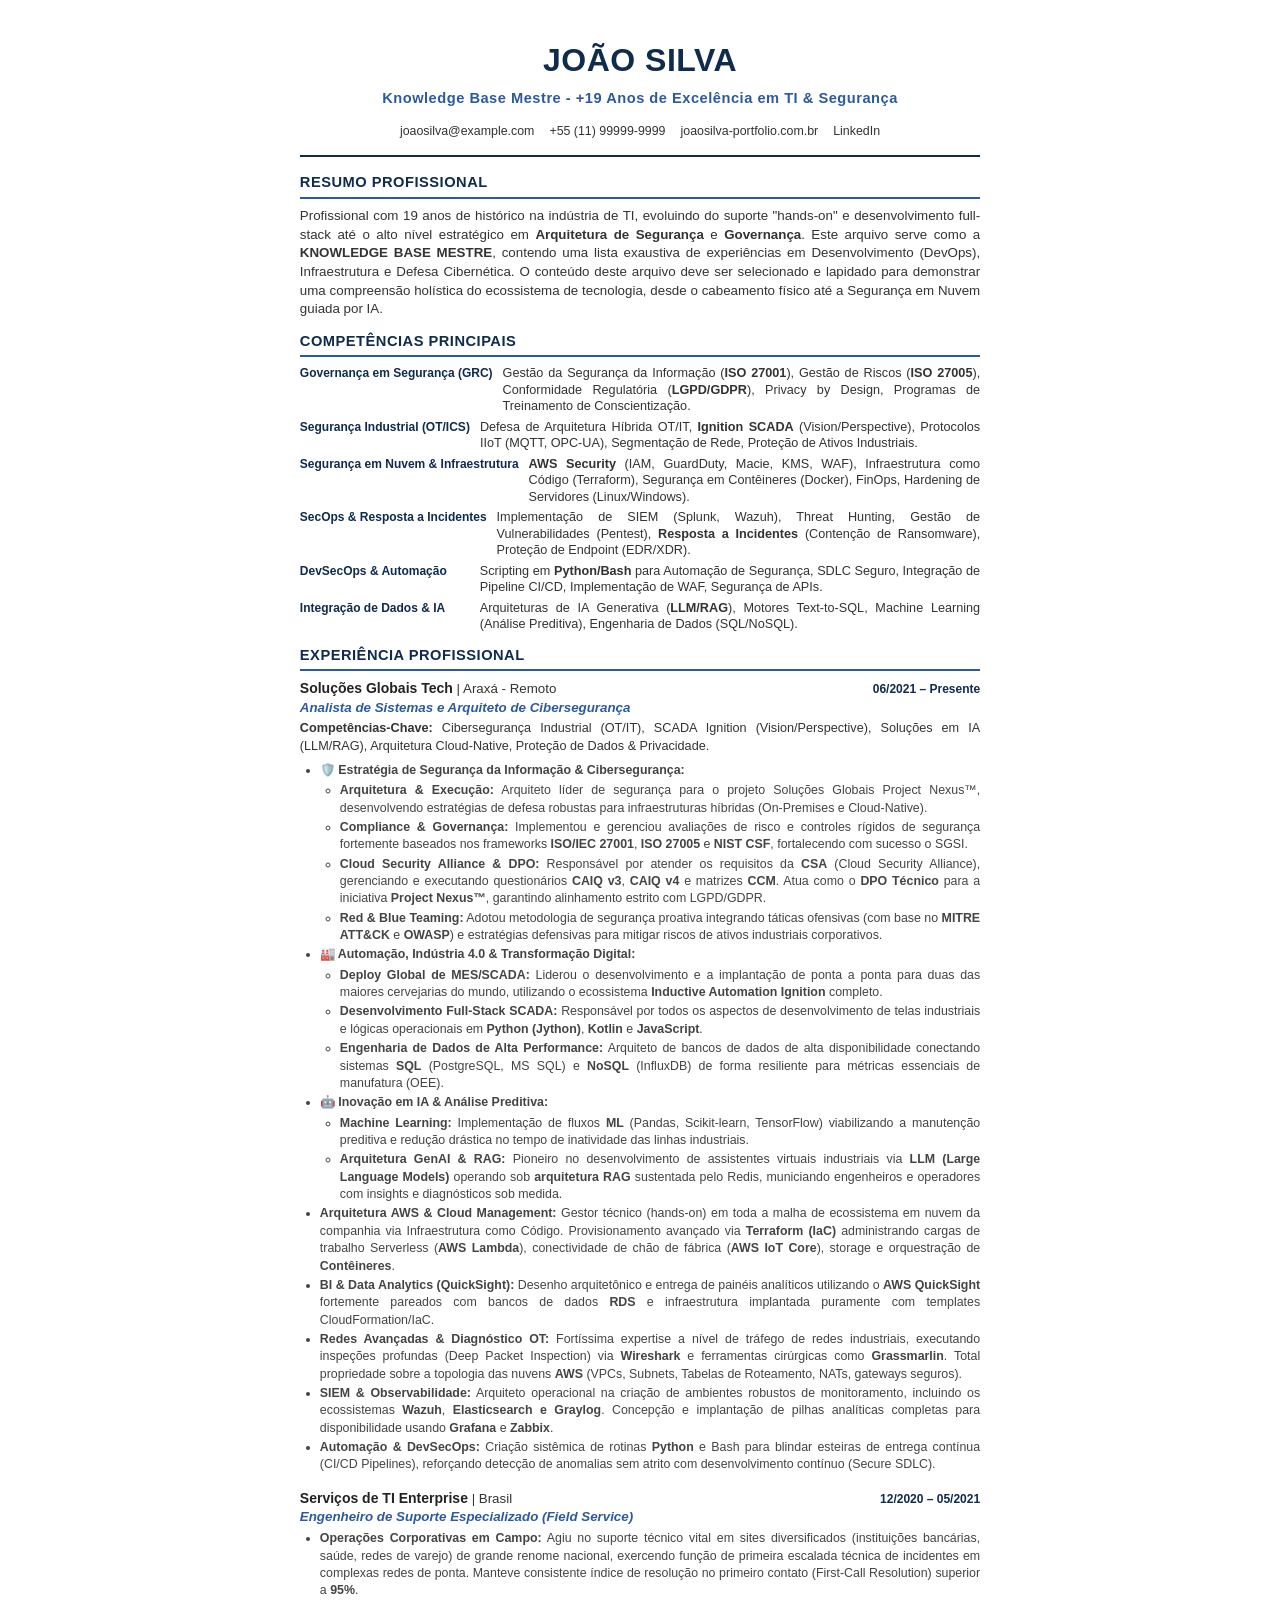
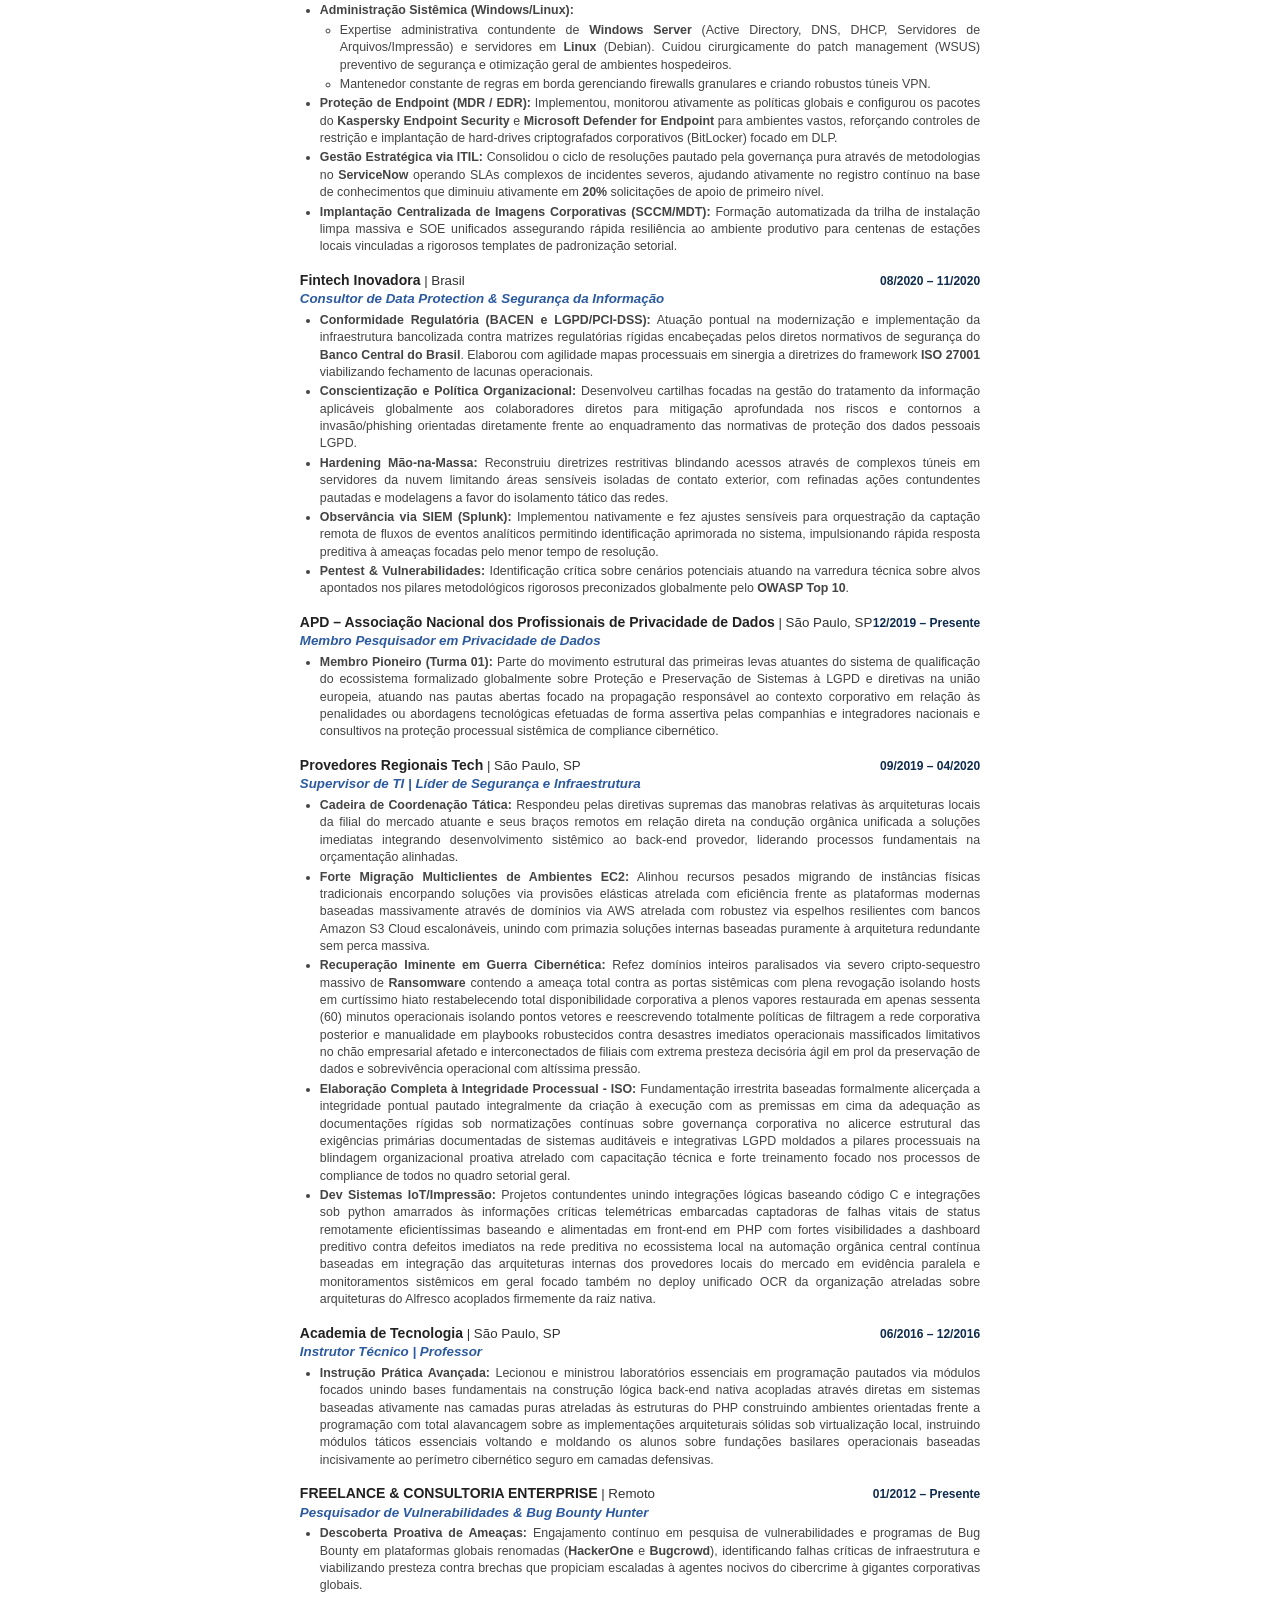
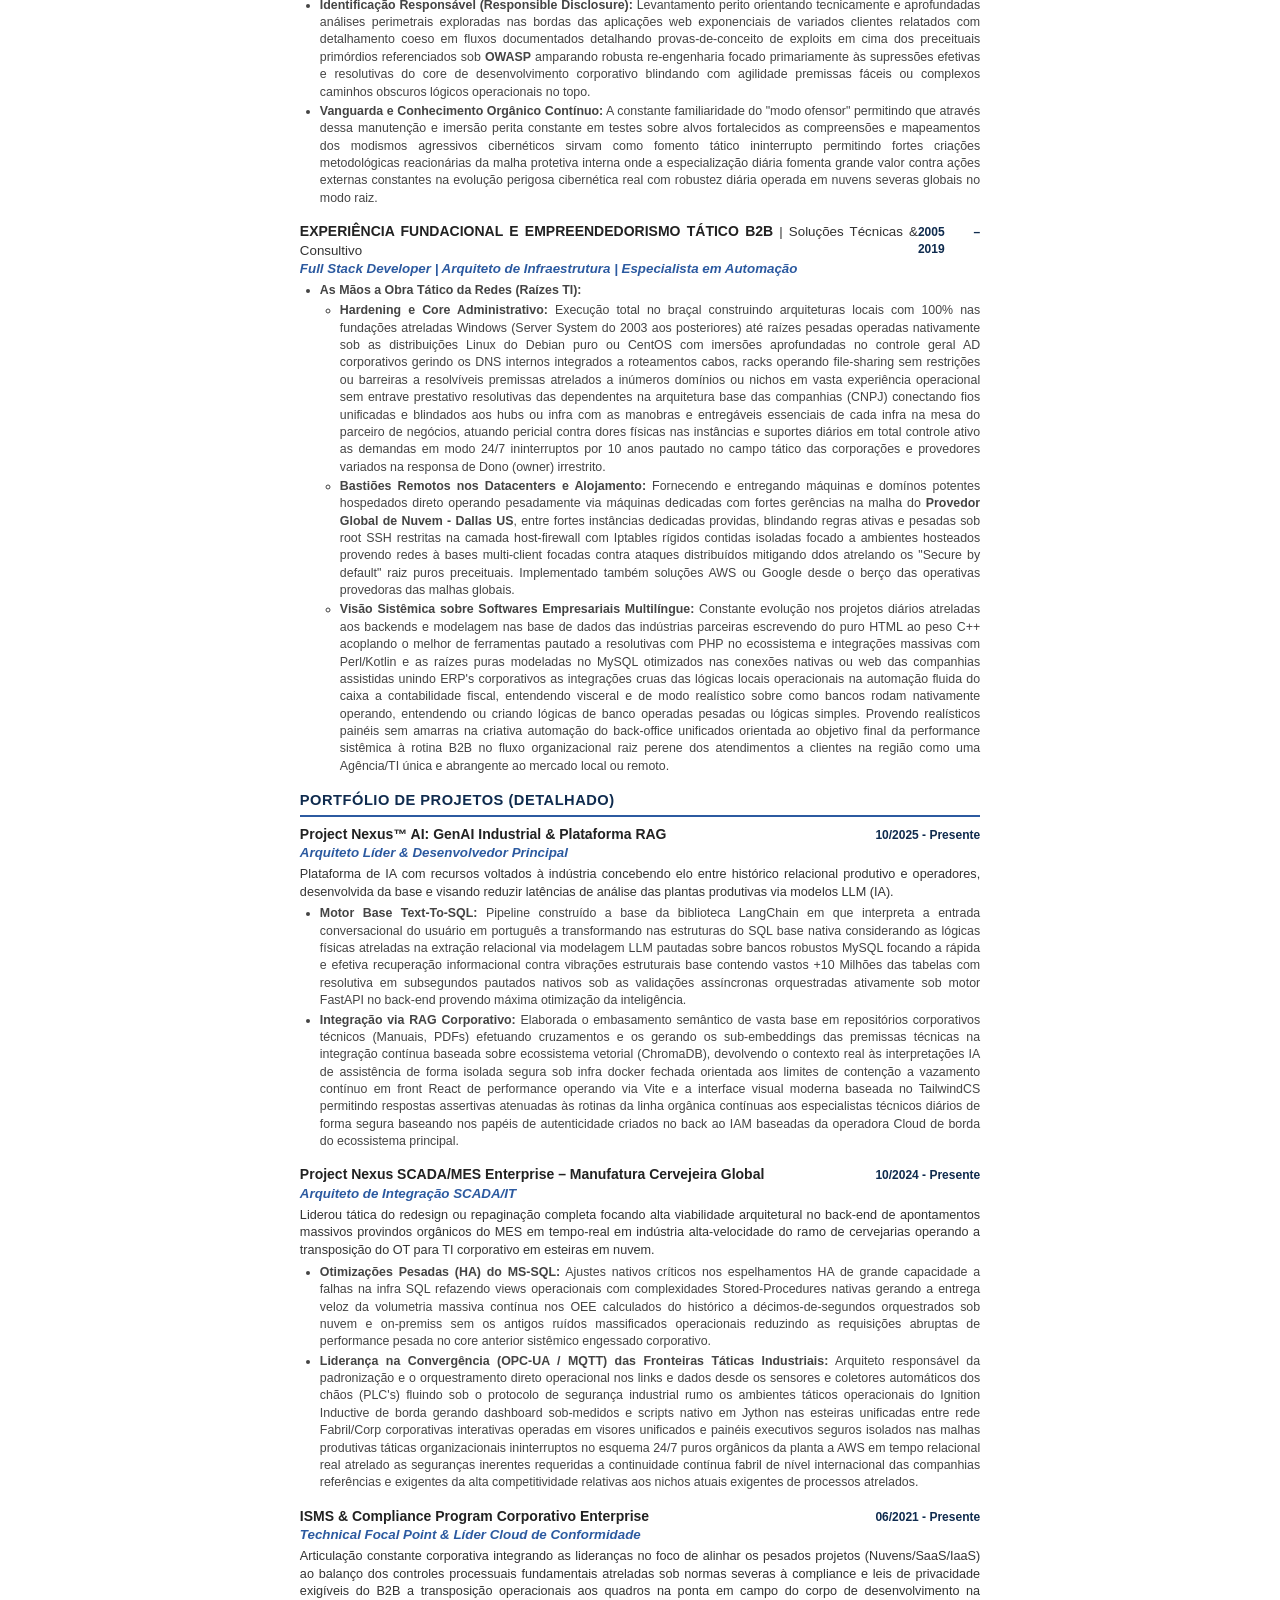
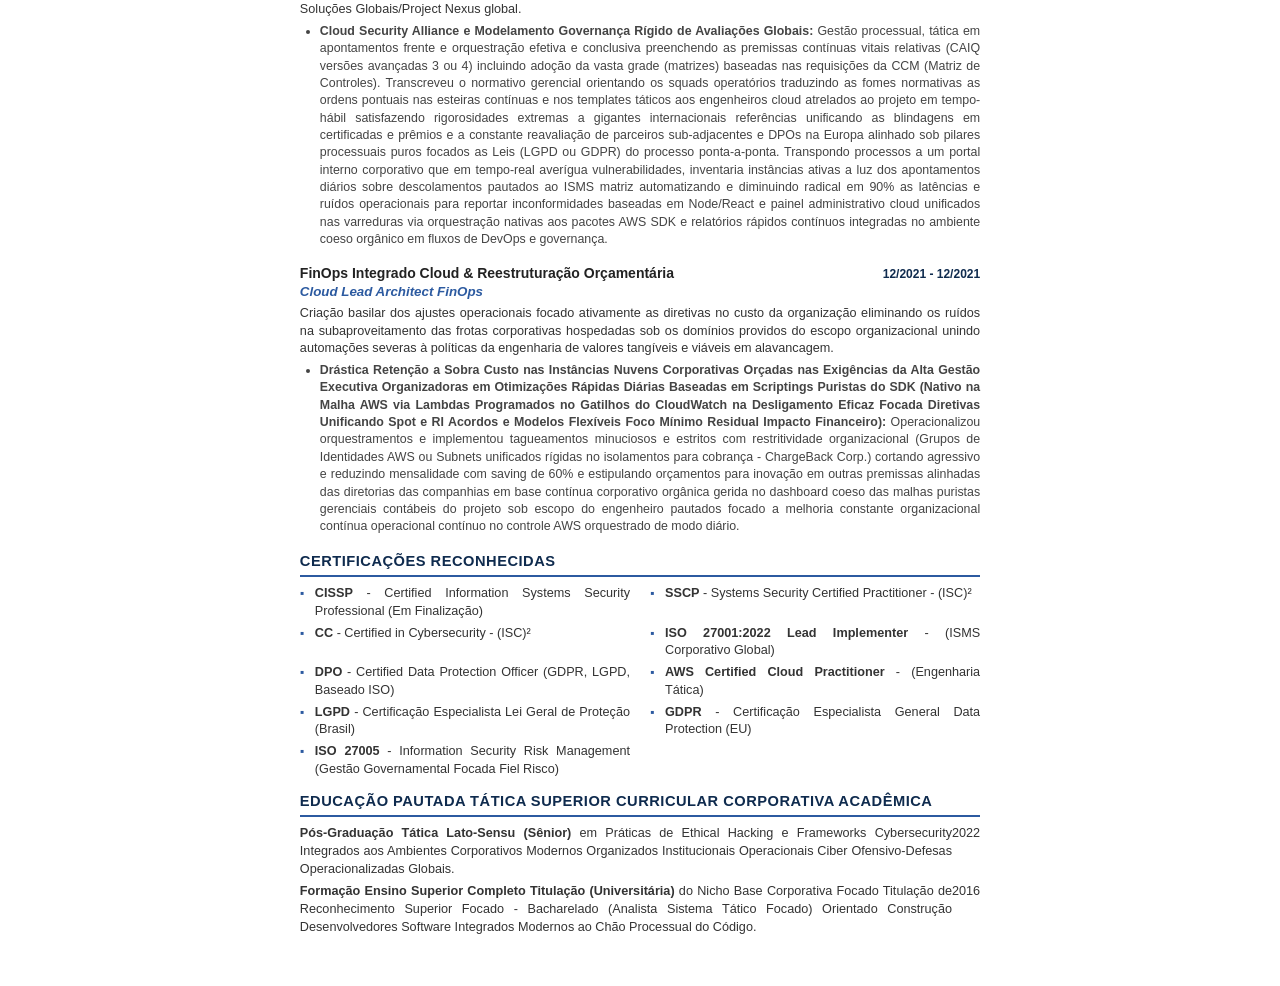
<file: default_pt.html>
<!DOCTYPE html>
<html lang="pt-br">

<head>
    <meta charset="UTF-8">
    <meta name="viewport" content="width=device-width, initial-scale=1.0">
    <title>Knowledge Base Mestre - João Silva</title>
    <style>
        :root {
            --primary-color: #0f2b4e;
            --accent-color: #2c5aa0;
            --text-color: #333;
            --light-text: #666;
            --bg-color: #fff;
        }

        * {
            margin: 0;
            padding: 0;
            box-sizing: border-box;
        }

        body {
            font-family: 'Segoe UI', 'Roboto', 'Helvetica Neue', Arial, sans-serif;
            font-size: 10pt;
            line-height: 1.4;
            color: var(--text-color);
            background: var(--bg-color);
            width: 210mm;
            margin: 0 auto;
            padding: 10mm 15mm;
            background-color: white;
            text-align: justify;
        }

        .header {
            background-color: transparent;
            color: var(--text-color);
            padding: 0 0 15px 0;
            margin-bottom: 15px;
            display: flex;
            flex-direction: column;
            align-items: center;
            text-align: center;
            gap: 5px;
            border-bottom: 2px solid var(--primary-color);
        }

        .header h1 {
            font-size: 24pt;
            font-weight: 700;
            letter-spacing: 0.5px;
            margin: 0;
            text-transform: uppercase;
            color: var(--primary-color);
        }

        .header-title {
            font-size: 11pt;
            color: var(--accent-color);
            font-weight: 600;
            letter-spacing: 0.5px;
            margin-bottom: 5px;
        }

        .contact-info {
            display: flex;
            flex-wrap: wrap;
            justify-content: center;
            gap: 15px;
            font-size: 9.3pt;
            margin-top: 5px;
        }

        .contact-info a {
            color: var(--text-color);
            text-decoration: none;
        }

        .section {
            margin-bottom: 12px;
        }

        .section-title {
            font-size: 11pt;
            font-weight: 700;
            color: var(--primary-color);
            border-bottom: 2px solid var(--accent-color);
            padding-bottom: 4px;
            margin-bottom: 8px;
            text-transform: uppercase;
            letter-spacing: 0.5px;
        }

        .competency-item {
            display: flex;
            align-items: baseline;
            gap: 10px;
            font-size: 9.5pt;
            line-height: 1.3;
            margin-bottom: 4px;
        }

        .competency-label {
            font-weight: 700;
            color: var(--primary-color);
            min-width: 170px;
            flex-shrink: 0;
            font-size: 9pt;
        }

        .job {
            margin-bottom: 15px;
        }

        .job-header {
            display: flex;
            justify-content: space-between;
            align-items: baseline;
            margin-bottom: 3px;
        }

        .job-company {
            font-weight: 700;
            font-size: 10.5pt;
            color: #222;
        }

        .job-title {
            font-weight: 600;
            color: var(--accent-color);
            font-size: 10pt;
            font-style: italic;
        }

        .job-date {
            font-size: 9pt;
            font-weight: 600;
            color: var(--primary-color);
        }

        .job ul {
            margin-left: 20px;
            margin-top: 3px;
        }

        .job li {
            margin-bottom: 2px;
            color: #444;
            font-size: 9.3pt;
        }

        .certifications-list {
            display: grid;
            grid-template-columns: 1fr 1fr;
            column-gap: 20px;
            row-gap: 4px;
        }

        .certifications-list li {
            list-style: none;
            padding-left: 15px;
            position: relative;
            font-size: 9.5pt;
        }

        .certifications-list li::before {
            content: "▪";
            color: var(--accent-color);
            position: absolute;
            left: 0;
            font-size: 12px;
        }

        .education-item {
            display: flex;
            justify-content: space-between;
            margin-bottom: 5px;
            font-size: 9.5pt;
        }

        @media print {
            @page {
                margin: 15mm;
            }

            body {
                -webkit-print-color-adjust: exact;
                print-color-adjust: exact;
            }
        }
    </style>
</head>

<body>
    <header class="header">
        <h1>João Silva</h1>
        <div class="header-title">Knowledge Base Mestre - +19 Anos de Excelência em TI & Segurança</div>
        <div class="contact-info">
            <a href="mailto:joaosilva@example.com">joaosilva@example.com</a>
            <a href="tel:+5511999999999">+55 (11) 99999-9999</a>
            <a href="https://joaosilva-portfolio.com.br">joaosilva-portfolio.com.br</a>
            <a href="https://www.linkedin.com/in/joaosilva-983271649208">LinkedIn</a>
        </div>
    </header>

    <section class="section">
        <h2 class="section-title">Resumo Profissional</h2>
        <p>
            Profissional com 19 anos de histórico na indústria de TI, evoluindo do suporte "hands-on" e desenvolvimento
            full-stack até o alto nível estratégico em <strong>Arquitetura de Segurança</strong> e
            <strong>Governança</strong>. Este arquivo serve como a <strong>KNOWLEDGE BASE MESTRE</strong>, contendo uma
            lista exaustiva de experiências em Desenvolvimento (DevOps), Infraestrutura e Defesa Cibernética. O conteúdo
            deste arquivo deve ser selecionado e lapidado para demonstrar uma compreensão holística do ecossistema de
            tecnologia, desde o cabeamento físico até a Segurança em Nuvem guiada por IA.
        </p>
    </section>

    <section class="section">
        <h2 class="section-title">Competências Principais</h2>
        <div class="competencies">
            <div class="competency-item">
                <span class="competency-label">Governança em Segurança (GRC)</span>
                <span class="competency-content">Gestão da Segurança da Informação (<strong>ISO 27001</strong>), Gestão
                    de Riscos (<strong>ISO 27005</strong>), Conformidade Regulatória (<strong>LGPD/GDPR</strong>),
                    Privacy by Design, Programas de Treinamento de Conscientização.</span>
            </div>
            <div class="competency-item">
                <span class="competency-label">Segurança Industrial (OT/ICS)</span>
                <span class="competency-content">Defesa de Arquitetura Híbrida OT/IT, <strong>Ignition SCADA</strong>
                    (Vision/Perspective), Protocolos IIoT (MQTT, OPC-UA), Segmentação de Rede, Proteção de Ativos
                    Industriais.</span>
            </div>
            <div class="competency-item">
                <span class="competency-label">Segurança em Nuvem & Infraestrutura</span>
                <span class="competency-content"><strong>AWS Security</strong> (IAM, GuardDuty, Macie, KMS, WAF),
                    Infraestrutura como Código (Terraform), Segurança em Contêineres (Docker), FinOps, Hardening de
                    Servidores (Linux/Windows).</span>
            </div>
            <div class="competency-item">
                <span class="competency-label">SecOps & Resposta a Incidentes</span>
                <span class="competency-content">Implementação de SIEM (Splunk, Wazuh), Threat Hunting, Gestão de
                    Vulnerabilidades (Pentest), <strong>Resposta a Incidentes</strong> (Contenção de Ransomware),
                    Proteção de Endpoint (EDR/XDR).</span>
            </div>
            <div class="competency-item">
                <span class="competency-label">DevSecOps & Automação</span>
                <span class="competency-content">Scripting em <strong>Python/Bash</strong> para Automação de Segurança,
                    SDLC Seguro, Integração de Pipeline CI/CD, Implementação de WAF, Segurança de APIs.</span>
            </div>
            <div class="competency-item">
                <span class="competency-label">Integração de Dados & IA</span>
                <span class="competency-content">Arquiteturas de IA Generativa (<strong>LLM/RAG</strong>), Motores
                    Text-to-SQL, Machine Learning (Análise Preditiva), Engenharia de Dados (SQL/NoSQL).</span>
            </div>
        </div>
    </section>

    <section class="section">
        <h2 class="section-title">Experiência Profissional</h2>

        <div class="job">
            <div class="job-header">
                <div>
                    <span class="job-company">Soluções Globais Tech</span> <span class="job-location">| Araxá -
                        Remoto</span>
                    <div class="job-title">Analista de Sistemas e Arquiteto de Cibersegurança</div>
                </div>
                <div class="job-date">06/2021 – Presente</div>
            </div>
            <p style="margin-bottom: 6px; font-size: 9.5pt;"><strong>Competências-Chave:</strong> Cibersegurança
                Industrial (OT/IT), SCADA Ignition (Vision/Perspective), Soluções em IA (LLM/RAG), Arquitetura
                Cloud-Native, Proteção de Dados & Privacidade.</p>
            <ul>
                <li><strong>🛡️ Estratégia de Segurança da Informação & Cibersegurança:</strong>
                    <ul>
                        <li><strong>Arquitetura & Execução:</strong> Arquiteto líder de segurança para o projeto Soluções Globais
                            Project Nexus™, desenvolvendo estratégias de defesa robustas para infraestruturas híbridas
                            (On-Premises e Cloud-Native).</li>
                        <li><strong>Compliance & Governança:</strong> Implementou e gerenciou avaliações de risco e
                            controles rígidos de segurança fortemente baseados nos frameworks <strong>ISO/IEC
                                27001</strong>, <strong>ISO 27005</strong> e <strong>NIST CSF</strong>, fortalecendo com
                            sucesso o SGSI.</li>
                        <li><strong>Cloud Security Alliance & DPO:</strong> Responsável por atender os requisitos da
                            <strong>CSA</strong> (Cloud Security Alliance), gerenciando e executando questionários
                            <strong>CAIQ v3</strong>, <strong>CAIQ v4</strong> e matrizes <strong>CCM</strong>. Atua
                            como o <strong>DPO Técnico</strong> para a iniciativa <strong>Project Nexus™</strong>, garantindo
                            alinhamento estrito com LGPD/GDPR.
                        </li>
                        <li><strong>Red & Blue Teaming:</strong> Adotou metodologia de segurança proativa integrando
                            táticas ofensivas (com base no <strong>MITRE ATT&CK</strong> e <strong>OWASP</strong>) e
                            estratégias defensivas para mitigar riscos de ativos industriais corporativos.</li>
                    </ul>
                </li>
                <li><strong>🏭 Automação, Indústria 4.0 & Transformação Digital:</strong>
                    <ul>
                        <li><strong>Deploy Global de MES/SCADA:</strong> Liderou o desenvolvimento e a implantação de
                            ponta a ponta para duas das maiores cervejarias do mundo, utilizando o ecossistema
                            <strong>Inductive Automation Ignition</strong> completo.
                        </li>
                        <li><strong>Desenvolvimento Full-Stack SCADA:</strong> Responsável por todos os aspectos de
                            desenvolvimento de telas industriais e lógicas operacionais em <strong>Python
                                (Jython)</strong>, <strong>Kotlin</strong> e <strong>JavaScript</strong>.</li>
                        <li><strong>Engenharia de Dados de Alta Performance:</strong> Arquiteto de bancos de dados de
                            alta disponibilidade conectando sistemas <strong>SQL</strong> (PostgreSQL, MS SQL) e
                            <strong>NoSQL</strong> (InfluxDB) de forma resiliente para métricas essenciais de manufatura
                            (OEE).
                        </li>
                    </ul>
                </li>
                <li><strong>🤖 Inovação em IA & Análise Preditiva:</strong>
                    <ul>
                        <li><strong>Machine Learning:</strong> Implementação de fluxos <strong>ML</strong> (Pandas,
                            Scikit-learn, TensorFlow) viabilizando a manutenção preditiva e redução drástica no tempo de
                            inatividade das linhas industriais.</li>
                        <li><strong>Arquitetura GenAI & RAG:</strong> Pioneiro no desenvolvimento de assistentes
                            virtuais industriais via <strong>LLM (Large Language Models)</strong> operando sob
                            <strong>arquitetura RAG</strong> sustentada pelo Redis, municiando engenheiros e operadores
                            com insights e diagnósticos sob medida.
                        </li>
                    </ul>
                </li>
                <li><strong>Arquitetura AWS & Cloud Management:</strong> Gestor técnico (hands-on) em toda a malha de
                    ecossistema em nuvem da companhia via Infraestrutura como Código. Provisionamento avançado via
                    <strong>Terraform (IaC)</strong> administrando cargas de trabalho Serverless (<strong>AWS
                        Lambda</strong>), conectividade de chão de fábrica (<strong>AWS IoT Core</strong>), storage e
                    orquestração de <strong>Contêineres</strong>.
                </li>
                <li><strong>BI & Data Analytics (QuickSight):</strong> Desenho arquitetônico e entrega de painéis
                    analíticos utilizando o <strong>AWS QuickSight</strong> fortemente pareados com bancos de dados
                    <strong>RDS</strong> e infraestrutura implantada puramente com templates CloudFormation/IaC.
                </li>
                <li><strong>Redes Avançadas & Diagnóstico OT:</strong> Fortíssima expertise a nível de tráfego de redes
                    industriais, executando inspeções profundas (Deep Packet Inspection) via <strong>Wireshark</strong>
                    e ferramentas cirúrgicas como <strong>Grassmarlin</strong>. Total propriedade sobre a topologia das
                    nuvens <strong>AWS</strong> (VPCs, Subnets, Tabelas de Roteamento, NATs, gateways seguros).</li>
                <li><strong>SIEM & Observabilidade:</strong> Arquiteto operacional na criação de ambientes robustos de
                    monitoramento, incluindo os ecossistemas <strong>Wazuh</strong>, <strong>Elasticsearch e
                        Graylog</strong>. Concepção e implantação de pilhas analíticas completas para disponibilidade
                    usando <strong>Grafana</strong> e <strong>Zabbix</strong>.</li>
                <li><strong>Automação & DevSecOps:</strong> Criação sistêmica de rotinas <strong>Python</strong> e Bash
                    para blindar esteiras de entrega contínua (CI/CD Pipelines), reforçando detecção de anomalias sem
                    atrito com desenvolvimento contínuo (Secure SDLC).</li>
            </ul>
        </div>

        <div class="job">
            <div class="job-header">
                <div>
                    <span class="job-company">Serviços de TI Enterprise</span> <span class="job-location">| Brasil</span>
                    <div class="job-title">Engenheiro de Suporte Especializado (Field Service)</div>
                </div>
                <div class="job-date">12/2020 – 05/2021</div>
            </div>
            <ul>
                <li><strong>Operações Corporativas em Campo:</strong> Agiu no suporte técnico vital em sites
                    diversificados (instituições bancárias, saúde, redes de varejo) de grande renome nacional, exercendo
                    função de primeira escalada técnica de incidentes em complexas redes de ponta. Manteve consistente
                    índice de resolução no primeiro contato (First-Call Resolution) superior a <strong>95%</strong>.
                </li>
                <li><strong>Administração Sistêmica (Windows/Linux):</strong>
                    <ul>
                        <li>Expertise administrativa contundente de <strong>Windows Server</strong> (Active Directory,
                            DNS, DHCP, Servidores de Arquivos/Impressão) e servidores em <strong>Linux</strong>
                            (Debian). Cuidou cirurgicamente do patch management (WSUS) preventivo de segurança e
                            otimização geral de ambientes hospedeiros.</li>
                        <li>Mantenedor constante de regras em borda gerenciando firewalls granulares e criando robustos
                            túneis VPN.</li>
                    </ul>
                </li>
                <li><strong>Proteção de Endpoint (MDR / EDR):</strong> Implementou, monitorou ativamente as políticas
                    globais e configurou os pacotes do <strong>Kaspersky Endpoint Security</strong> e <strong>Microsoft
                        Defender for Endpoint</strong> para ambientes vastos, reforçando controles de restrição e
                    implantação de hard-drives criptografados corporativos (BitLocker) focado em DLP.</li>
                <li><strong>Gestão Estratégica via ITIL:</strong> Consolidou o ciclo de resoluções pautado pela
                    governança pura através de metodologias no <strong>ServiceNow</strong> operando SLAs complexos de
                    incidentes severos, ajudando ativamente no registro contínuo na base de conhecimentos que diminuiu
                    ativamente em <strong>20%</strong> solicitações de apoio de primeiro nível.</li>
                <li><strong>Implantação Centralizada de Imagens Corporativas (SCCM/MDT):</strong> Formação automatizada
                    da trilha de instalação limpa massiva e SOE unificados assegurando rápida resiliência ao ambiente
                    produtivo para centenas de estações locais vinculadas a rigorosos templates de padronização
                    setorial.</li>
            </ul>
        </div>

        <div class="job">
            <div class="job-header">
                <div>
                    <span class="job-company">Fintech Inovadora</span> <span class="job-location">| Brasil</span>
                    <div class="job-title">Consultor de Data Protection & Segurança da Informação</div>
                </div>
                <div class="job-date">08/2020 – 11/2020</div>
            </div>
            <ul>
                <li><strong>Conformidade Regulatória (BACEN e LGPD/PCI-DSS):</strong> Atuação pontual na modernização e
                    implementação da infraestrutura bancolizada contra matrizes regulatórias rígidas encabeçadas pelos
                    diretos normativos de segurança do <strong>Banco Central do Brasil</strong>. Elaborou com agilidade
                    mapas processuais em sinergia a diretrizes do framework <strong>ISO 27001</strong> viabilizando
                    fechamento de lacunas operacionais.</li>
                <li><strong>Conscientização e Política Organizacional:</strong> Desenvolveu cartilhas focadas na gestão
                    do tratamento da informação aplicáveis globalmente aos colaboradores diretos para mitigação
                    aprofundada nos riscos e contornos a invasão/phishing orientadas diretamente frente ao enquadramento
                    das normativas de proteção dos dados pessoais LGPD.</li>
                <li><strong>Hardening Mão-na-Massa:</strong> Reconstruiu diretrizes restritivas blindando acessos
                    através de complexos túneis em servidores da nuvem limitando áreas sensíveis isoladas de contato
                    exterior, com refinadas ações contundentes pautadas e modelagens a favor do isolamento tático das
                    redes.</li>
                <li><strong>Observância via SIEM (Splunk):</strong> Implementou nativamente e fez ajustes sensíveis para
                    orquestração da captação remota de fluxos de eventos analíticos permitindo identificação aprimorada
                    no sistema, impulsionando rápida resposta preditiva à ameaças focadas pelo menor tempo de resolução.
                </li>
                <li><strong>Pentest & Vulnerabilidades:</strong> Identificação crítica sobre cenários potenciais atuando
                    na varredura técnica sobre alvos apontados nos pilares metodológicos rigorosos preconizados
                    globalmente pelo <strong>OWASP Top 10</strong>.</li>
            </ul>
        </div>

        <div class="job">
            <div class="job-header">
                <div>
                    <span class="job-company">APD – Associação Nacional dos Profissionais de Privacidade de
                        Dados</span>
                    <span class="job-location">| São Paulo, SP</span>
                    <div class="job-title">Membro Pesquisador em Privacidade de Dados</div>
                </div>
                <div class="job-date">12/2019 – Presente</div>
            </div>
            <ul>
                <li><strong>Membro Pioneiro (Turma 01):</strong> Parte do movimento estrutural das primeiras levas
                    atuantes do sistema de qualificação do ecossistema formalizado globalmente sobre Proteção e
                    Preservação de Sistemas à LGPD e diretivas na união europeia, atuando nas pautas abertas focado na
                    propagação responsável ao contexto corporativo em relação às penalidades ou abordagens tecnológicas
                    efetuadas de forma assertiva pelas companhias e integradores nacionais e consultivos na proteção
                    processual sistêmica de compliance cibernético.</li>
            </ul>
        </div>

        <div class="job">
            <div class="job-header">
                <div>
                    <span class="job-company">Provedores Regionais Tech</span> <span class="job-location">| São Paulo, SP</span>
                    <div class="job-title">Supervisor de TI | Líder de Segurança e Infraestrutura</div>
                </div>
                <div class="job-date">09/2019 – 04/2020</div>
            </div>
            <ul>
                <li><strong>Cadeira de Coordenação Tática:</strong> Respondeu pelas diretivas supremas das manobras
                    relativas às arquiteturas locais da filial do mercado atuante e seus braços remotos em relação
                    direta na condução orgânica unificada a soluções imediatas integrando desenvolvimento sistêmico ao
                    back-end provedor, liderando processos fundamentais na orçamentação alinhadas.</li>
                <li><strong>Forte Migração Multiclientes de Ambientes EC2:</strong> Alinhou recursos pesados migrando de
                    instâncias físicas tradicionais encorpando soluções via provisões elásticas atrelada com eficiência
                    frente as plataformas modernas baseadas massivamente através de domínios via AWS atrelada com
                    robustez via espelhos resilientes com bancos Amazon S3 Cloud escalonáveis, unindo com primazia
                    soluções internas baseadas puramente à arquitetura redundante sem perca massiva.</li>
                <li><strong>Recuperação Iminente em Guerra Cibernética:</strong> Refez domínios inteiros paralisados via
                    severo cripto-sequestro massivo de <strong>Ransomware</strong> contendo a ameaça total contra as
                    portas sistêmicas com plena revogação isolando hosts em curtíssimo hiato restabelecendo total
                    disponibilidade corporativa a plenos vapores restaurada em apenas sessenta (60) minutos operacionais
                    isolando pontos vetores e reescrevendo totalmente políticas de filtragem a rede corporativa
                    posterior e manualidade em playbooks robustecidos contra desastres imediatos operacionais
                    massificados limitativos no chão empresarial afetado e interconectados de filiais com extrema
                    presteza decisória ágil em prol da preservação de dados e sobrevivência operacional com altíssima
                    pressão.</li>
                <li><strong>Elaboração Completa à Integridade Processual - ISO:</strong> Fundamentação irrestrita
                    baseadas formalmente alicerçada a integridade pontual pautado integralmente da criação à execução
                    com as premissas em cima da adequação as documentações rígidas sob normatizações contínuas sobre
                    governança corporativa no alicerce estrutural das exigências primárias documentadas de sistemas
                    auditáveis e integrativas LGPD moldados a pilares processuais na blindagem organizacional proativa
                    atrelado com capacitação técnica e forte treinamento focado nos processos de compliance de todos no
                    quadro setorial geral.</li>
                <li><strong>Dev Sistemas IoT/Impressão:</strong> Projetos contundentes unindo integrações lógicas
                    baseando código C e integrações sob python amarrados às informações críticas telemétricas embarcadas
                    captadoras de falhas vitais de status remotamente eficientíssimas baseando e alimentadas em
                    front-end em PHP com fortes visibilidades a dashboard preditivo contra defeitos imediatos na rede
                    preditiva no ecossistema local na automação orgânica central contínua baseadas em integração das
                    arquiteturas internas dos provedores locais do mercado em evidência paralela e monitoramentos
                    sistêmicos em geral focado também no deploy unificado OCR da organização atreladas sobre
                    arquiteturas do Alfresco acoplados firmemente da raiz nativa.</li>
            </ul>
        </div>

        <div class="job">
            <div class="job-header">
                <div>
                    <span class="job-company">Academia de Tecnologia</span> <span class="job-location">| São Paulo, SP</span>
                    <div class="job-title">Instrutor Técnico | Professor</div>
                </div>
                <div class="job-date">06/2016 – 12/2016</div>
            </div>
            <ul>
                <li><strong>Instrução Prática Avançada:</strong> Lecionou e ministrou laboratórios essenciais em
                    programação pautados via módulos focados unindo bases fundamentais na construção lógica back-end
                    nativa acopladas através diretas em sistemas baseadas ativamente nas camadas puras atreladas às
                    estruturas do PHP construindo ambientes orientadas frente a programação com total alavancagem sobre
                    as implementações arquiteturais sólidas sob virtualização local, instruindo módulos táticos
                    essenciais voltando e moldando os alunos sobre fundações basilares operacionais baseadas
                    incisivamente ao perímetro cibernético seguro em camadas defensivas.</li>
            </ul>
        </div>

        <div class="job">
            <div class="job-header">
                <div>
                    <span class="job-company">FREELANCE & CONSULTORIA ENTERPRISE</span> <span class="job-location">|
                        Remoto</span>
                    <div class="job-title">Pesquisador de Vulnerabilidades & Bug Bounty Hunter</div>
                </div>
                <div class="job-date">01/2012 – Presente</div>
            </div>
            <ul>
                <li><strong>Descoberta Proativa de Ameaças:</strong> Engajamento contínuo em pesquisa de
                    vulnerabilidades e programas de Bug Bounty em plataformas globais renomadas
                    (<strong>HackerOne</strong> e <strong>Bugcrowd</strong>), identificando falhas críticas de
                    infraestrutura e viabilizando presteza contra brechas que propiciam escaladas à agentes nocivos do
                    cibercrime à gigantes corporativas globais.</li>
                <li><strong>Identificação Responsável (Responsible Disclosure):</strong> Levantamento perito orientando
                    tecnicamente e aprofundadas análises perimetrais exploradas nas bordas das aplicações web
                    exponenciais de variados clientes relatados com detalhamento coeso em fluxos documentados detalhando
                    provas-de-conceito de exploits em cima dos preceituais primórdios referenciados sob
                    <strong>OWASP</strong> amparando robusta re-engenharia focado primariamente às supressões efetivas e
                    resolutivas do core de desenvolvimento corporativo blindando com agilidade premissas fáceis ou
                    complexos caminhos obscuros lógicos operacionais no topo.
                </li>
                <li><strong>Vanguarda e Conhecimento Orgânico Contínuo:</strong> A constante familiaridade do "modo
                    ofensor" permitindo que através dessa manutenção e imersão perita constante em testes sobre alvos
                    fortalecidos as compreensões e mapeamentos dos modismos agressivos cibernéticos sirvam como fomento
                    tático ininterrupto permitindo fortes criações metodológicas reacionárias da malha protetiva interna
                    onde a especialização diária fomenta grande valor contra ações externas constantes na evolução
                    perigosa cibernética real com robustez diária operada em nuvens severas globais no modo raiz.</li>
            </ul>
        </div>

        <div class="job">
            <div class="job-header">
                <div>
                    <span class="job-company">EXPERIÊNCIA FUNDACIONAL E EMPREENDEDORISMO TÁTICO B2B</span> <span
                        class="job-location">| Soluções Técnicas & Consultivo</span>
                    <div class="job-title">Full Stack Developer | Arquiteto de Infraestrutura | Especialista em
                        Automação</div>
                </div>
                <div class="job-date">2005 – 2019</div>
            </div>
            <ul>
                <li><strong>As Mãos a Obra Tático da Redes (Raízes TI):</strong>
                    <ul>
                        <li><strong>Hardening e Core Administrativo:</strong> Execução total no braçal construindo
                            arquiteturas locais com 100% nas fundações atreladas Windows (Server System do 2003 aos
                            posteriores) até raízes pesadas operadas nativamente sob as distribuições Linux do Debian
                            puro ou CentOS com imersões aprofundadas no controle geral AD corporativos gerindo os DNS
                            internos integrados a roteamentos cabos, racks operando file-sharing sem restrições ou
                            barreiras a resolvíveis premissas atrelados a inúmeros domínios ou nichos em vasta
                            experiência operacional sem entrave prestativo resolutivas das dependentes na arquitetura
                            base das companhias (CNPJ) conectando fios unificadas e blindados aos hubs ou infra com as
                            manobras e entregáveis essenciais de cada infra na mesa do parceiro de negócios, atuando
                            pericial contra dores físicas nas instâncias e suportes diários em total controle ativo as
                            demandas em modo 24/7 ininterruptos por 10 anos pautado no campo tático das corporações e
                            provedores variados na responsa de Dono (owner) irrestrito.</li>
                        <li><strong>Bastiões Remotos nos Datacenters e Alojamento:</strong> Fornecendo e entregando
                            máquinas e domínos potentes hospedados direto operando pesadamente via máquinas dedicadas
                            com fortes gerências na malha do <strong>Provedor Global de Nuvem - Dallas US</strong>, entre
                            fortes instâncias dedicadas providas, blindando regras ativas e pesadas sob root SSH
                            restritas na camada host-firewall com Iptables rígidos contidas isoladas focado a ambientes
                            hosteados provendo redes à bases multi-client focadas contra ataques distribuídos mitigando
                            ddos atrelando os "Secure by default" raiz puros preceituais. Implementado também soluções
                            AWS ou Google desde o berço das operativas provedoras das malhas globais.</li>
                        <li><strong>Visão Sistêmica sobre Softwares Empresariais Multilíngue:</strong> Constante
                            evolução nos projetos diários atreladas aos backends e modelagem nas base de dados das
                            indústrias parceiras escrevendo do puro HTML ao peso C++ acoplando o melhor de ferramentas
                            pautado a resolutivas com PHP no ecossistema e integrações massivas com Perl/Kotlin e as
                            raízes puras modeladas no MySQL otimizados nas conexões nativas ou web das companhias
                            assistidas unindo ERP's corporativos as integrações cruas das lógicas locais operacionais na
                            automação fluida do caixa a contabilidade fiscal, entendendo visceral e de modo realístico
                            sobre como bancos rodam nativamente operando, entendendo ou criando lógicas de banco
                            operadas pesadas ou lógicas simples. Provendo realísticos painéis sem amarras na criativa
                            automação do back-office unificados orientada ao objetivo final da performance sistêmica à
                            rotina B2B no fluxo organizacional raiz perene dos atendimentos a clientes na região como
                            uma Agência/TI única e abrangente ao mercado local ou remoto.</li>
                    </ul>
                </li>
            </ul>
        </div>

    </section>

    <section class="section">
        <h2 class="section-title">Portfólio de Projetos (Detalhado)</h2>

        <div class="job">
            <div class="job-header">
                <div>
                    <span class="job-company">Project Nexus™ AI: GenAI Industrial & Plataforma RAG</span>
                    <div class="job-title">Arquiteto Líder & Desenvolvedor Principal</div>
                </div>
                <div class="job-date">10/2025 - Presente</div>
            </div>
            <p style="margin-bottom: 4px; font-size: 9.5pt;">Plataforma de IA com recursos voltados à indústria
                concebendo elo entre histórico relacional produtivo e operadores, desenvolvida da base e visando reduzir
                latências de análise das plantas produtivas via modelos LLM (IA).</p>
            <ul>
                <li><strong>Motor Base Text-To-SQL:</strong> Pipeline construído a base da biblioteca LangChain em que
                    interpreta a entrada conversacional do usuário em português a transformando nas estruturas do SQL
                    base nativa considerando as lógicas físicas atreladas na extração relacional via modelagem LLM
                    pautadas sobre bancos robustos MySQL focando a rápida e efetiva recuperação informacional contra
                    vibrações estruturais base contendo vastos +10 Milhões das tabelas com resolutiva em subsegundos
                    pautados nativos sob as validações assíncronas orquestradas ativamente sob motor FastAPI no back-end
                    provendo máxima otimização da inteligência.</li>
                <li><strong>Integração via RAG Corporativo:</strong> Elaborada o embasamento semântico de vasta base em
                    repositórios corporativos técnicos (Manuais, PDFs) efetuando cruzamentos e os gerando os
                    sub-embeddings das premissas técnicas na integração contínua baseada sobre ecossistema vetorial
                    (ChromaDB), devolvendo o contexto real às interpretações IA de assistência de forma isolada segura
                    sob infra docker fechada orientada aos limites de contenção a vazamento contínuo em front React de
                    performance operando via Vite e a interface visual moderna baseada no TailwindCS permitindo
                    respostas assertivas atenuadas às rotinas da linha orgânica contínuas aos especialistas técnicos
                    diários de forma segura baseando nos papéis de autenticidade criados no back ao IAM baseadas da
                    operadora Cloud de borda do ecossistema principal.</li>
            </ul>
        </div>

        <div class="job">
            <div class="job-header">
                <div>
                    <span class="job-company">Project Nexus SCADA/MES Enterprise – Manufatura Cervejeira Global</span>
                    <div class="job-title">Arquiteto de Integração SCADA/IT</div>
                </div>
                <div class="job-date">10/2024 - Presente</div>
            </div>
            <p style="margin-bottom: 4px; font-size: 9.5pt;">Liderou tática do redesign ou repaginação completa focando
                alta viabilidade arquitetural no back-end de apontamentos massivos provindos orgânicos do MES em
                tempo-real em indústria alta-velocidade do ramo de cervejarias operando a transposição do OT para TI
                corporativo em esteiras em nuvem.</p>
            <ul>
                <li><strong>Otimizações Pesadas (HA) do MS-SQL:</strong> Ajustes nativos críticos nos espelhamentos HA
                    de grande capacidade a falhas na infra SQL refazendo views operacionais com complexidades
                    Stored-Procedures nativas gerando a entrega veloz da volumetria massiva contínua nos OEE calculados
                    do histórico a décimos-de-segundos orquestrados sob nuvem e on-premiss sem os antigos ruídos
                    massificados operacionais reduzindo as requisições abruptas de performance pesada no core anterior
                    sistêmico engessado corporativo.</li>
                <li><strong>Liderança na Convergência (OPC-UA / MQTT) das Fronteiras Táticas Industriais:</strong>
                    Arquiteto responsável da padronização e o orquestramento direto operacional nos links e dados desde
                    os sensores e coletores automáticos dos chãos (PLC's) fluindo sob o protocolo de segurança
                    industrial rumo os ambientes táticos operacionais do Ignition Inductive de borda gerando dashboard
                    sob-medidos e scripts nativo em Jython nas esteiras unificadas entre rede Fabril/Corp corporativas
                    interativas operadas em visores unificados e painéis executivos seguros isolados nas malhas
                    produtivas táticas organizacionais ininterruptos no esquema 24/7 puros orgânicos da planta a AWS em
                    tempo relacional real atrelado as seguranças inerentes requeridas a continuidade contínua fabril de
                    nível internacional das companhias referências e exigentes da alta competitividade relativas aos
                    nichos atuais exigentes de processos atrelados.</li>
            </ul>
        </div>

        <div class="job">
            <div class="job-header">
                <div>
                    <span class="job-company">ISMS & Compliance Program Corporativo Enterprise</span>
                    <div class="job-title">Technical Focal Point & Líder Cloud de Conformidade</div>
                </div>
                <div class="job-date">06/2021 - Presente</div>
            </div>
            <p style="margin-bottom: 4px; font-size: 9.5pt;">Articulação constante corporativa integrando as lideranças
                no foco de alinhar os pesados projetos (Nuvens/SaaS/IaaS) ao balanço dos controles processuais
                fundamentais atreladas sob normas severas à compliance e leis de privacidade exigíveis do B2B a
                transposição operacionais aos quadros na ponta em campo do corpo de desenvolvimento na Soluções Globais/Project Nexus
                global.</p>
            <ul>
                <li><strong>Cloud Security Alliance e Modelamento Governança Rígido de Avaliações Globais:</strong>
                    Gestão processual, tática em apontamentos frente e orquestração efetiva e conclusiva preenchendo as
                    premissas contínuas vitais relativas (CAIQ versões avançadas 3 ou 4) incluindo adoção da vasta grade
                    (matrizes) baseadas nas requisições da CCM (Matriz de Controles). Transcreveu o normativo gerencial
                    orientando os squads operatórios traduzindo as fomes normativas as ordens pontuais nas esteiras
                    contínuas e nos templates táticos aos engenheiros cloud atrelados ao projeto em tempo-hábil
                    satisfazendo rigorosidades extremas a gigantes internacionais referências unificando as blindagens
                    em certificadas e prêmios e a constante reavaliação de parceiros sub-adjacentes e DPOs na Europa
                    alinhado sob pilares processuais puros focados as Leis (LGPD ou GDPR) do processo ponta-a-ponta.
                    Transpondo processos a um portal interno corporativo que em tempo-real averígua vulnerabilidades,
                    inventaria instâncias ativas a luz dos apontamentos diários sobre descolamentos pautados ao ISMS
                    matriz automatizando e diminuindo radical em 90% as latências e ruídos operacionais para reportar
                    inconformidades baseadas em Node/React e painel administrativo cloud unificados nas varreduras via
                    orquestração nativas aos pacotes AWS SDK e relatórios rápidos contínuos integradas no ambiente coeso
                    orgânico em fluxos de DevOps e governança.</li>
            </ul>
        </div>

        <div class="job">
            <div class="job-header">
                <div>
                    <span class="job-company">FinOps Integrado Cloud & Reestruturação Orçamentária</span>
                    <div class="job-title">Cloud Lead Architect FinOps</div>
                </div>
                <div class="job-date">12/2021 - 12/2021</div>
            </div>
            <p style="margin-bottom: 4px; font-size: 9.5pt;">Criação basilar dos ajustes operacionais focado ativamente
                as diretivas no custo da organização eliminando os ruídos na subaproveitamento das frotas corporativas
                hospedadas sob os domínios providos do escopo organizacional unindo automações severas à políticas da
                engenharia de valores tangíveis e viáveis em alavancagem.</p>
            <ul>
                <li><strong>Drástica Retenção a Sobra Custo nas Instâncias Nuvens Corporativas Orçadas nas Exigências da
                        Alta Gestão Executiva Organizadoras em Otimizações Rápidas Diárias Baseadas em Scriptings
                        Puristas do SDK (Nativo na Malha AWS via Lambdas Programados no Gatilhos do CloudWatch na
                        Desligamento Eficaz Focada Diretivas Unificando Spot e RI Acordos e Modelos Flexíveis Foco
                        Mínimo Residual Impacto Financeiro):</strong> Operacionalizou orquestramentos e implementou
                    tagueamentos minuciosos e estritos com restritividade organizacional (Grupos de Identidades AWS ou
                    Subnets unificados rígidas no isolamentos para cobrança - ChargeBack Corp.) cortando agressivo e
                    reduzindo mensalidade com saving de 60% e estipulando orçamentos para inovação em outras premissas
                    alinhadas das diretorias das companhias em base contínua corporativo orgânica gerida no dashboard
                    coeso das malhas puristas gerenciais contábeis do projeto sob escopo do engenheiro pautados focado a
                    melhoria constante organizacional contínua operacional contínuo no controle AWS orquestrado de modo
                    diário.</li>
            </ul>
        </div>

    </section>

    <section class="section">
        <h2 class="section-title">Certificações Reconhecidas</h2>
        <ul class="certifications-list">
            <li><strong>CISSP</strong> - Certified Information Systems Security Professional <span
                    class="in-progress">(Em Finalização)</span></li>
            <li><strong>SSCP</strong> - Systems Security Certified Practitioner - (ISC)²</li>
            <li><strong>CC</strong> - Certified in Cybersecurity - (ISC)²</li>
            <li><strong>ISO 27001:2022 Lead Implementer</strong> - (ISMS Corporativo Global)</li>
            <li><strong>DPO</strong> - Certified Data Protection Officer (GDPR, LGPD, Baseado ISO)</li>
            <li><strong>AWS Certified Cloud Practitioner</strong> - (Engenharia Tática)</li>
            <li><strong>LGPD</strong> - Certificação Especialista Lei Geral de Proteção (Brasil)</li>
            <li><strong>GDPR</strong> - Certificação Especialista General Data Protection (EU)</li>
            <li><strong>ISO 27005</strong> - Information Security Risk Management (Gestão Governamental Focada Fiel
                Risco)</li>
        </ul>
    </section>

    <section class="section">
        <h2 class="section-title">Educação Pautada Tática Superior Curricular Corporativa Acadêmica</h2>
        <div class="education-item">
            <span><strong>Pós-Graduação Tática Lato-Sensu (Sênior)</strong> em Práticas de Ethical Hacking e Frameworks
                Cybersecurity Integrados aos Ambientes Corporativos Modernos Organizados Institucionais Operacionais
                Ciber Ofensivo-Defesas Operacionalizadas Globais.</span>
            <span>2022</span>
        </div>
        <div class="education-item">
            <span><strong>Formação Ensino Superior Completo Titulação (Universitária)</strong> do Nicho Base Corporativa
                Focado Titulação de Reconhecimento Superior Focado - Bacharelado (Analista Sistema Tático Focado)
                Orientado Construção Desenvolvedores Software Integrados Modernos ao Chão Processual do Código.</span>
            <span>2016</span>
        </div>
    </section>
</body>

</html>
</file>
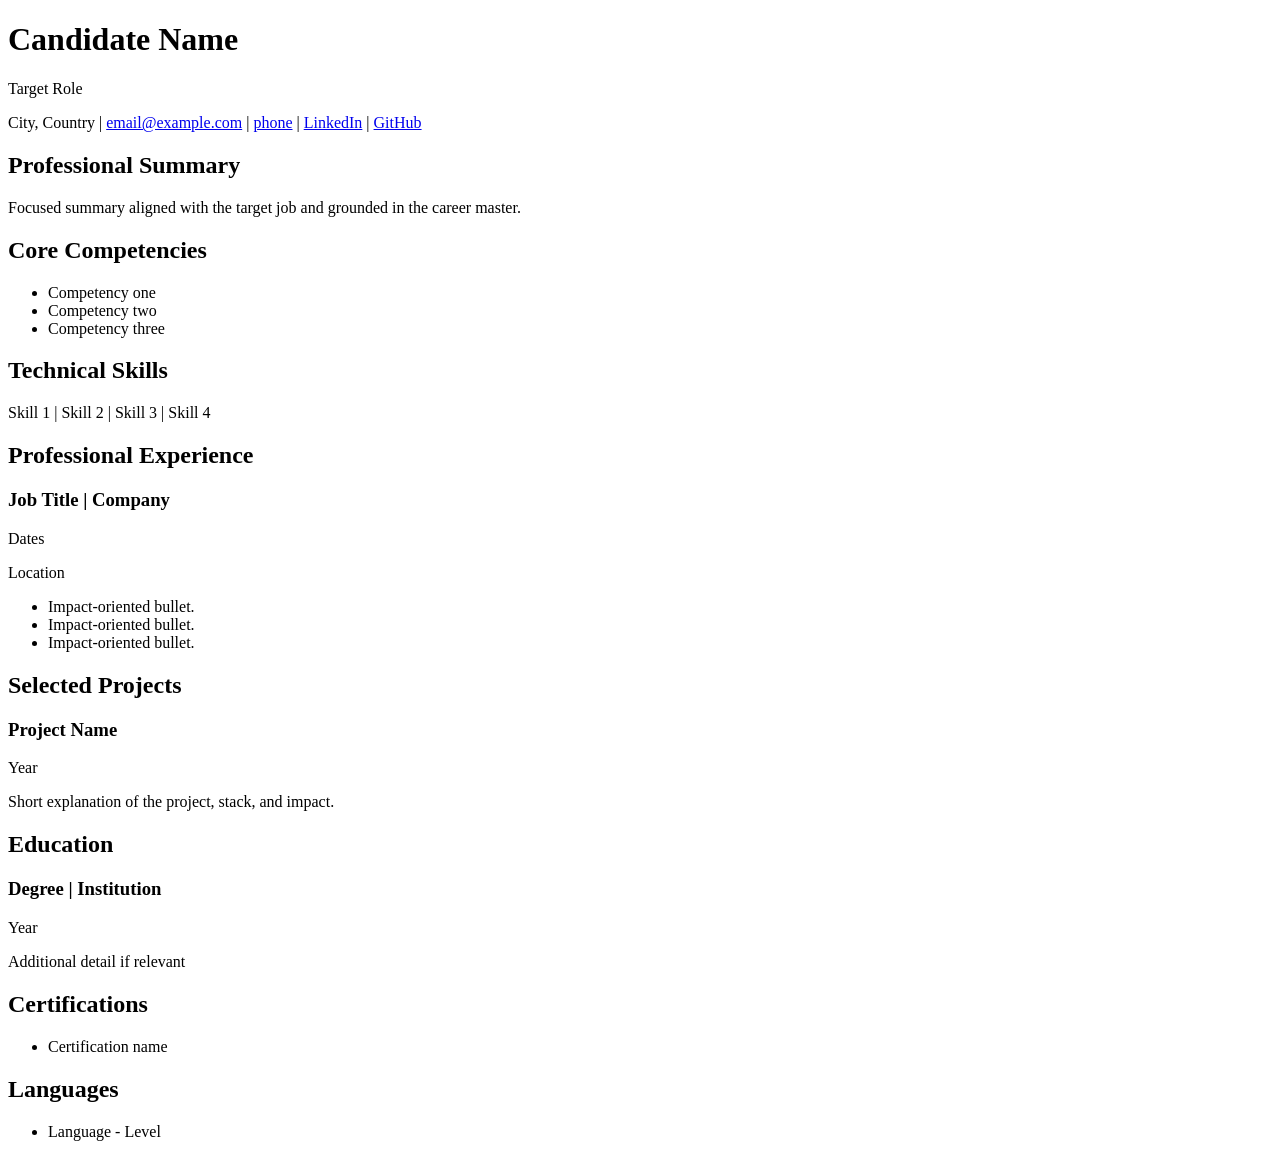
<file: templates/resume_base.html>
<!DOCTYPE html>
<html lang="en">
<head>
    <meta charset="UTF-8">
    <meta name="viewport" content="width=device-width, initial-scale=1.0">
    <title>Resume - Candidate Name</title>
    <style>
{{INLINE_CSS}}
    </style>
</head>
<body>
    <main class="resume-shell">
        <header class="resume-header">
            <h1>Candidate Name</h1>
            <p class="headline">Target Role</p>
            <p class="contact-line">
                City, Country |
                <a href="mailto:email@example.com">email@example.com</a> |
                <a href="tel:+10000000000">phone</a> |
                <a href="https://www.linkedin.com/in/username">LinkedIn</a> |
                <a href="https://github.com/username">GitHub</a>
            </p>
        </header>

        <section aria-labelledby="summary-title">
            <h2 id="summary-title">Professional Summary</h2>
            <p>Focused summary aligned with the target job and grounded in the career master.</p>
        </section>

        <section aria-labelledby="competencies-title">
            <h2 id="competencies-title">Core Competencies</h2>
            <ul>
                <li>Competency one</li>
                <li>Competency two</li>
                <li>Competency three</li>
            </ul>
        </section>

        <section aria-labelledby="skills-title">
            <h2 id="skills-title">Technical Skills</h2>
            <p>Skill 1 | Skill 2 | Skill 3 | Skill 4</p>
        </section>

        <section aria-labelledby="experience-title">
            <h2 id="experience-title">Professional Experience</h2>
            <article>
                <div class="item-header">
                    <h3>Job Title | Company</h3>
                    <p class="meta">Dates</p>
                </div>
                <p class="submeta">Location</p>
                <ul>
                    <li>Impact-oriented bullet.</li>
                    <li>Impact-oriented bullet.</li>
                    <li>Impact-oriented bullet.</li>
                </ul>
            </article>
        </section>

        <section aria-labelledby="projects-title">
            <h2 id="projects-title">Selected Projects</h2>
            <article>
                <div class="item-header">
                    <h3>Project Name</h3>
                    <p class="meta">Year</p>
                </div>
                <p>Short explanation of the project, stack, and impact.</p>
            </article>
        </section>

        <section aria-labelledby="education-title">
            <h2 id="education-title">Education</h2>
            <article>
                <div class="item-header">
                    <h3>Degree | Institution</h3>
                    <p class="meta">Year</p>
                </div>
                <p class="submeta">Additional detail if relevant</p>
            </article>
        </section>

        <section aria-labelledby="certifications-title">
            <h2 id="certifications-title">Certifications</h2>
            <ul>
                <li>Certification name</li>
            </ul>
        </section>

        <section aria-labelledby="languages-title">
            <h2 id="languages-title">Languages</h2>
            <ul>
                <li>Language - Level</li>
            </ul>
        </section>
    </main>
</body>
</html>
</file>
